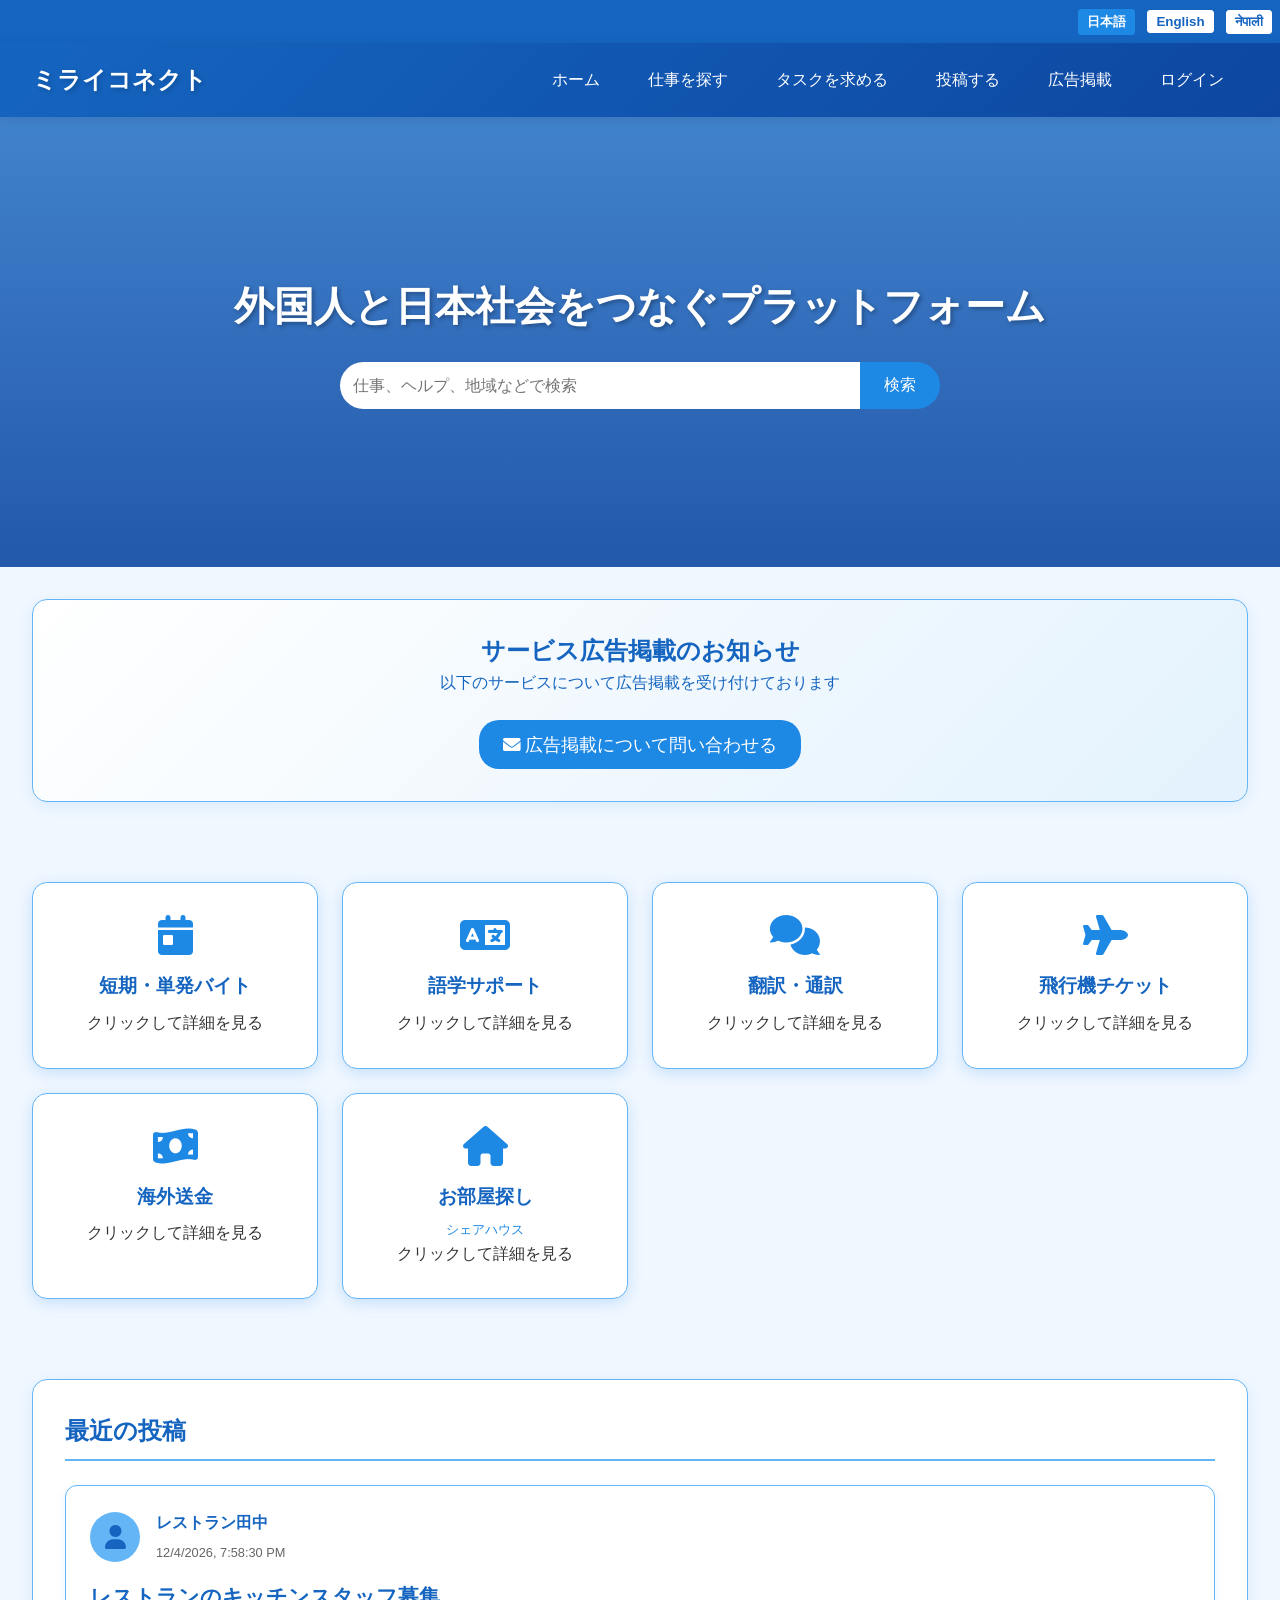
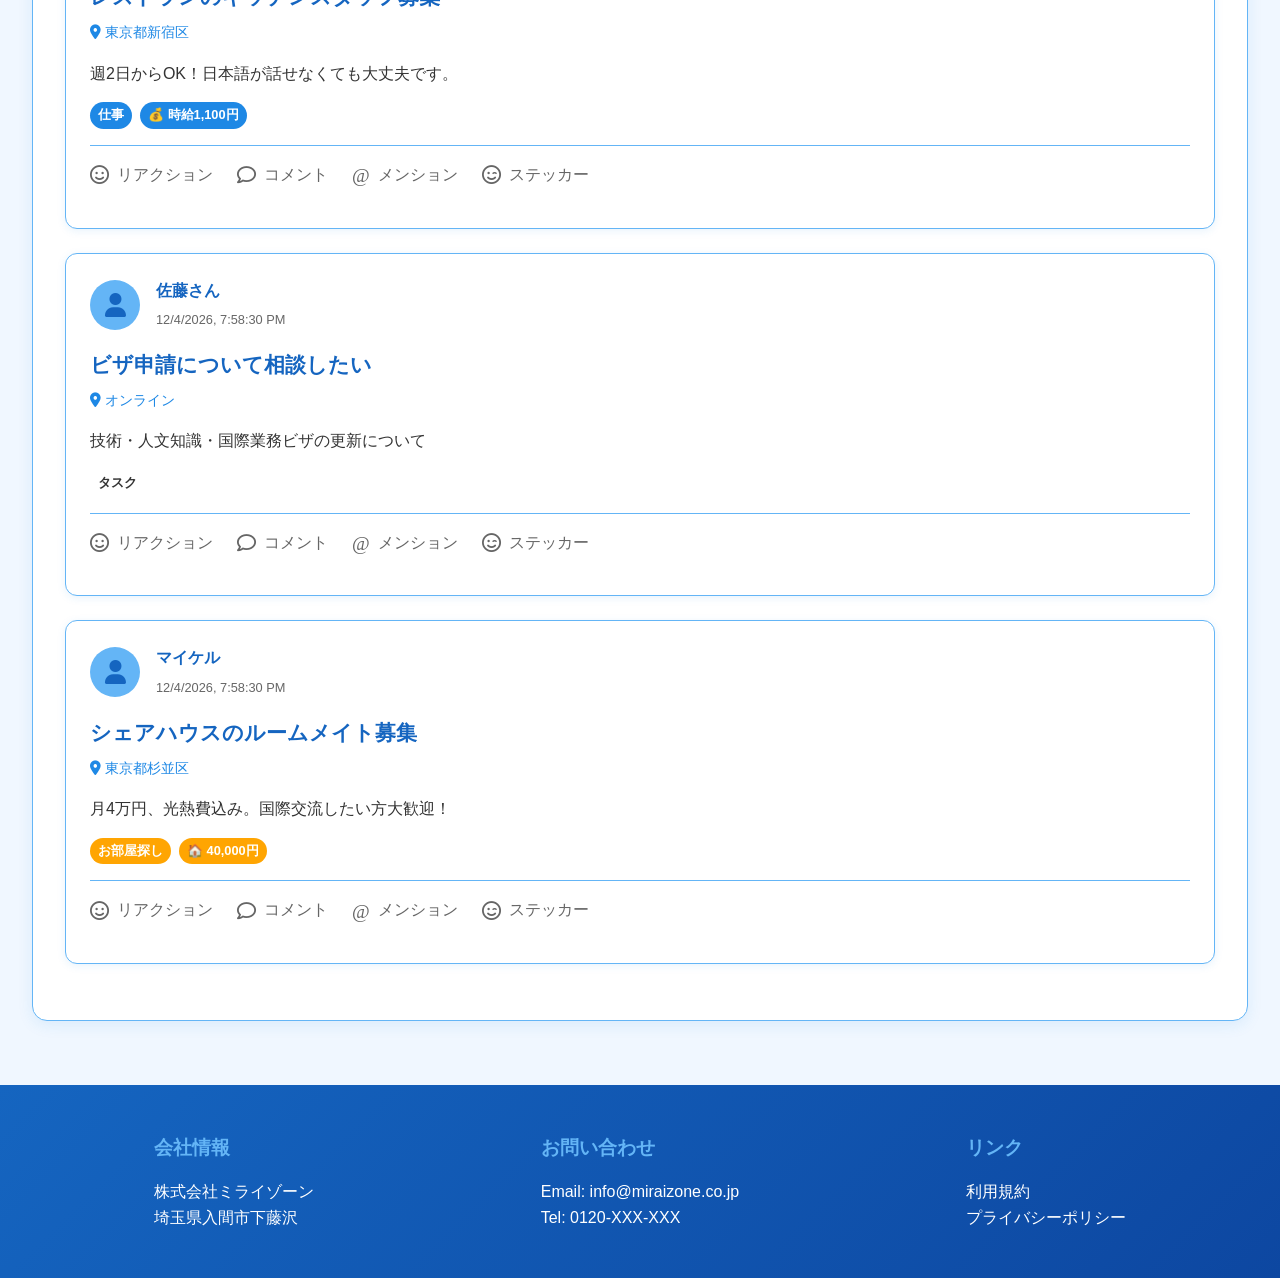
<file: index.html>
<!DOCTYPE html>
<html lang="ja" dir="ltr">
<head>
    <meta charset="UTF-8">
    <meta name="viewport" content="width=device-width, initial-scale=1.0">
    <title>ミライコネクト - 外国人支援プラットフォーム</title>
    <link rel="stylesheet" href="https://cdnjs.cloudflare.com/ajax/libs/font-awesome/6.0.0-beta3/css/all.min.css">
    <style>
        /* ===== 基本リセット ===== */
        * {
            margin: 0;
            padding: 0;
            box-sizing: border-box;
            font-family: 'Segoe UI', Tahoma, Geneva, Verdana, sans-serif;
        }

        body {
            line-height: 1.6;
            color: #333;
            background-color: #f0f7ff;
        }

        /* ===== ブルーカラーデザイン ===== */
        :root {
            --primary-blue: #1e88e5;
            --primary-dark: #1565c0;
            --primary-light: #64b5f6;
            --secondary-blue: #42a5f5;
            --accent-blue: #0d47a1;
            --bg-blue: #e3f2fd;
            --sidebar-blue: #bbdefb;
        }

        /* ===== 言語選択バー ===== */
        .language-bar {
            background-color: var(--primary-dark);
            padding: 0.5rem;
            text-align: right;
        }

        .lang-btn {
            padding: 0.2rem 0.5rem;
            margin-left: 0.5rem;
            border: 1px solid #fff;
            background: white;
            cursor: pointer;
            border-radius: 3px;
            color: var(--primary-dark);
            font-weight: bold;
        }

        .lang-btn.active {
            background: var(--primary-blue);
            color: white;
            border-color: var(--primary-blue);
        }

        /* ===== ナビゲーションバー ===== */
        .navbar {
            display: flex;
            justify-content: space-between;
            align-items: center;
            padding: 1rem 2rem;
            background: linear-gradient(135deg, var(--primary-dark), var(--accent-blue));
            color: white;
            position: sticky;
            top: 0;
            z-index: 100;
            box-shadow: 0 2px 10px rgba(0,0,0,0.1);
        }

        .logo {
            font-size: 1.5rem;
            font-weight: bold;
            color: #fff;
            text-shadow: 2px 2px 4px rgba(0,0,0,0.2);
        }

        .nav-links {
            display: flex;
            list-style: none;
            align-items: center;
        }

        .nav-links li a {
            color: white;
            text-decoration: none;
            padding: 0.5rem 1rem;
            margin: 0 0.5rem;
            border-radius: 20px;
            transition: all 0.3s;
        }

        .nav-links li a:hover {
            background-color: rgba(255,255,255,0.2);
            transform: translateY(-2px);
        }

        .profile-icon {
            width: 40px;
            height: 40px;
            border-radius: 50%;
            background: var(--primary-light);
            display: flex;
            align-items: center;
            justify-content: center;
            cursor: pointer;
            border: 2px solid white;
            transition: transform 0.3s;
            margin-left: 1rem;
        }

        .profile-icon:hover {
            transform: scale(1.1);
        }

        .profile-icon i {
            font-size: 1.5rem;
            color: var(--primary-dark);
        }

        .mobile-menu-toggle {
            display: none;
            font-size: 1.5rem;
            cursor: pointer;
        }

        /* ===== ヒーローセクション ===== */
        .hero {
            background: linear-gradient(rgba(21, 101, 192, 0.8), rgba(13, 71, 161, 0.9)), url('https://images.unsplash.com/photo-1492571350019-22de08371fd3?ixlib=rb-1.2.1&auto=format&fit=crop&w=1350&q=80');
            background-size: cover;
            background-position: center;
            height: 50vh;
            display: flex;
            flex-direction: column;
            justify-content: center;
            align-items: center;
            text-align: center;
            color: white;
            padding: 0 1rem;
        }

        .hero h1 {
            font-size: 2.5rem;
            margin-bottom: 1.5rem;
            text-shadow: 2px 2px 4px rgba(0,0,0,0.3);
        }

        .search-box {
            display: flex;
            width: 100%;
            max-width: 600px;
        }

        .search-box input {
            flex: 1;
            padding: 0.8rem;
            border: none;
            border-radius: 25px 0 0 25px;
            font-size: 1rem;
            outline: none;
        }

        .search-box button {
            padding: 0.8rem 1.5rem;
            background-color: var(--primary-blue);
            color: white;
            border: none;
            border-radius: 0 25px 25px 0;
            cursor: pointer;
            font-size: 1rem;
            transition: background-color 0.3s;
        }

        .search-box button:hover {
            background-color: var(--primary-dark);
        }

        /* ===== カテゴリセクション ===== */
        .categories {
            display: grid;
            grid-template-columns: repeat(auto-fit, minmax(250px, 1fr));
            gap: 1.5rem;
            padding: 3rem 2rem;
        }

        .category-card {
            background: white;
            border-radius: 15px;
            padding: 2rem;
            text-align: center;
            box-shadow: 0 4px 15px rgba(30, 136, 229, 0.2);
            transition: all 0.3s;
            cursor: pointer;
            text-decoration: none;
            color: inherit;
            display: block;
            border: 1px solid var(--primary-light);
        }

        .category-card:hover {
            transform: translateY(-5px);
            box-shadow: 0 8px 25px rgba(30, 136, 229, 0.3);
            border-color: var(--primary-blue);
        }

        .category-card i {
            font-size: 2.5rem;
            margin-bottom: 1rem;
            color: var(--primary-blue);
        }

        .category-card h3 {
            font-size: 1.2rem;
            margin-bottom: 0.5rem;
            color: var(--primary-dark);
        }

        .small-text {
            font-size: 0.8rem;
            color: var(--primary-blue);
            margin-top: 0.3rem;
        }

        /* ===== 広告セクション ===== */
        .advertisement {
            background: linear-gradient(135deg, #fff, var(--bg-blue));
            color: var(--primary-dark);
            padding: 2rem;
            margin: 2rem;
            border-radius: 15px;
            text-align: center;
            border: 1px solid var(--primary-light);
            box-shadow: 0 4px 15px rgba(30, 136, 229, 0.1);
        }

        /* ===== メインコンテンツエリア ===== */
        .main-content-area {
            display: flex;
            gap: 2rem;
            padding: 2rem;
            max-width: 1400px;
            margin: 0 auto;
        }

        /* ===== サイドバー（フィルター） ===== */
        .filter-sidebar {
            flex: 0 0 300px;
            background: white;
            border-radius: 15px;
            padding: 1.5rem;
            box-shadow: 0 4px 15px rgba(30, 136, 229, 0.1);
            border: 1px solid var(--primary-light);
            height: fit-content;
            position: sticky;
            top: 100px;
        }

        .filter-sidebar h3 {
            color: var(--primary-dark);
            margin-bottom: 1.5rem;
            padding-bottom: 0.5rem;
            border-bottom: 2px solid var(--primary-light);
        }

        .filter-group {
            margin-bottom: 1.5rem;
        }

        .filter-group label {
            display: block;
            margin-bottom: 0.5rem;
            font-weight: bold;
            color: var(--primary-dark);
        }

        .filter-group select,
        .filter-group input {
            width: 100%;
            padding: 0.5rem;
            border: 1px solid var(--primary-light);
            border-radius: 8px;
            outline: none;
            transition: border-color 0.3s;
        }

        .filter-group select:focus,
        .filter-group input:focus {
            border-color: var(--primary-blue);
        }

        .filter-actions {
            display: flex;
            gap: 0.5rem;
            margin-top: 1rem;
        }

        .filter-actions button {
            flex: 1;
            padding: 0.5rem;
            border: none;
            border-radius: 8px;
            cursor: pointer;
            transition: all 0.3s;
        }

        .btn-search {
            background: var(--primary-blue);
            color: white;
        }

        .btn-search:hover {
            background: var(--primary-dark);
        }

        .btn-reset {
            background: var(--bg-blue);
            color: var(--primary-dark);
        }

        .btn-reset:hover {
            background: var(--primary-light);
        }

        /* ===== 投稿一覧エリア ===== */
        .posts-area {
            flex: 1;
        }

        .posts-container {
            background: white;
            border-radius: 15px;
            padding: 2rem;
            box-shadow: 0 4px 15px rgba(30, 136, 229, 0.1);
            border: 1px solid var(--primary-light);
        }

        .posts-container h2 {
            color: var(--primary-dark);
            margin-bottom: 1.5rem;
            padding-bottom: 0.5rem;
            border-bottom: 2px solid var(--primary-light);
        }

        /* ===== 投稿カード ===== */
        .post-card {
            background: white;
            border-radius: 12px;
            padding: 1.5rem;
            margin-bottom: 1.5rem;
            box-shadow: 0 2px 8px rgba(30, 136, 229, 0.1);
            border: 1px solid var(--primary-light);
            transition: transform 0.3s;
            position: relative;
        }

        .post-card:hover {
            transform: translateX(5px);
            box-shadow: 0 4px 15px rgba(30, 136, 229, 0.2);
        }

        .post-header {
            display: flex;
            align-items: center;
            margin-bottom: 1rem;
        }

        .post-author-avatar {
            width: 50px;
            height: 50px;
            border-radius: 50%;
            background: var(--primary-light);
            display: flex;
            align-items: center;
            justify-content: center;
            margin-right: 1rem;
            color: var(--primary-dark);
            font-size: 1.5rem;
        }

        .post-author-info h4 {
            color: var(--primary-dark);
            margin-bottom: 0.2rem;
        }

        .post-time {
            font-size: 0.8rem;
            color: #666;
        }

        .post-card h3 {
            color: var(--primary-dark);
            margin-bottom: 0.5rem;
            font-size: 1.3rem;
        }

        .post-meta {
            color: var(--primary-blue);
            font-size: 0.9rem;
            margin-bottom: 1rem;
        }

        .post-content {
            margin-bottom: 1rem;
            line-height: 1.6;
        }

        .post-tags {
            display: flex;
            flex-wrap: wrap;
            gap: 0.5rem;
            margin-bottom: 1rem;
        }

        .badge {
            display: inline-block;
            padding: 0.2rem 0.5rem;
            border-radius: 20px;
            font-size: 0.8rem;
            font-weight: bold;
        }

        .badge-job { background-color: var(--primary-blue); color: white; }
        .badge-help { background-color: #ff6b6b; color: white; }
        .badge-emergency { background-color: #ff4757; color: white; }
        .badge-ticket { background-color: #9b59b6; color: white; }
        .badge-money { background-color: #2ecc71; color: white; }
        .badge-language { background-color: #1abc9c; color: white; }
        .badge-translation { background-color: #e67e22; color: white; }
        .badge-visa { background-color: var(--accent-blue); color: white; }
        .badge-house { background-color: #ffa502; color: white; }

        /* ===== ソーシャル機能 ===== */
        .post-actions-social {
            display: flex;
            gap: 1.5rem;
            margin: 1rem 0;
            padding-top: 1rem;
            border-top: 1px solid var(--primary-light);
        }

        .social-action {
            display: flex;
            align-items: center;
            gap: 0.5rem;
            cursor: pointer;
            color: #666;
            transition: color 0.3s;
        }

        .social-action:hover {
            color: var(--primary-blue);
        }

        .social-action i {
            font-size: 1.2rem;
        }

        .reaction-buttons {
            display: flex;
            gap: 0.5rem;
            margin: 1rem 0;
            padding: 0.5rem;
            background: var(--bg-blue);
            border-radius: 30px;
        }

        .reaction-btn {
            padding: 0.3rem 1rem;
            border: none;
            background: white;
            border-radius: 20px;
            cursor: pointer;
            display: flex;
            align-items: center;
            gap: 0.3rem;
            transition: all 0.3s;
            border: 1px solid var(--primary-light);
        }

        .reaction-btn:hover {
            background: var(--primary-blue);
            color: white;
            transform: scale(1.1);
        }

        .reaction-btn i {
            font-size: 1rem;
        }

        .comments-section {
            margin-top: 1rem;
            padding: 1rem;
            background: var(--bg-blue);
            border-radius: 10px;
        }

        .comment {
            display: flex;
            gap: 0.5rem;
            margin-bottom: 1rem;
            padding: 0.5rem;
            background: white;
            border-radius: 8px;
        }

        .comment-avatar {
            width: 30px;
            height: 30px;
            border-radius: 50%;
            background: var(--primary-light);
            display: flex;
            align-items: center;
            justify-content: center;
            font-size: 0.8rem;
            color: var(--primary-dark);
        }

        .comment-content {
            flex: 1;
        }

        .comment-author {
            font-weight: bold;
            color: var(--primary-dark);
            margin-bottom: 0.2rem;
        }

        .comment-text {
            font-size: 0.9rem;
        }

        .comment-mention {
            color: var(--primary-blue);
            font-weight: bold;
        }

        .add-comment {
            display: flex;
            gap: 0.5rem;
            margin-top: 1rem;
        }

        .add-comment input {
            flex: 1;
            padding: 0.5rem;
            border: 1px solid var(--primary-light);
            border-radius: 20px;
            outline: none;
        }

        .add-comment button {
            padding: 0.5rem 1rem;
            background: var(--primary-blue);
            color: white;
            border: none;
            border-radius: 20px;
            cursor: pointer;
        }

        .sticker-picker {
            display: none;
            grid-template-columns: repeat(4, 1fr);
            gap: 0.5rem;
            padding: 0.5rem;
            background: white;
            border-radius: 10px;
            margin-top: 0.5rem;
            border: 1px solid var(--primary-light);
        }

        .sticker-picker.active {
            display: grid;
        }

        .sticker {
            font-size: 2rem;
            text-align: center;
            cursor: pointer;
            padding: 0.3rem;
            border-radius: 8px;
            transition: background 0.3s;
        }

        .sticker:hover {
            background: var(--bg-blue);
        }

        /* ===== 投稿タイプ選択 ===== */
        .post-type-selection {
            display: grid;
            grid-template-columns: repeat(auto-fit, minmax(180px, 1fr));
            gap: 1rem;
            padding: 1rem 0;
        }

        .post-type-card {
            background: white;
            border-radius: 12px;
            padding: 1.2rem;
            text-align: center;
            box-shadow: 0 2px 8px rgba(30, 136, 229, 0.1);
            transition: all 0.3s;
            cursor: pointer;
            border: 2px solid transparent;
        }

        .post-type-card:hover {
            transform: translateY(-3px);
            border-color: var(--primary-blue);
            box-shadow: 0 4px 15px rgba(30, 136, 229, 0.2);
        }

        .post-type-card.selected {
            border-color: var(--primary-blue);
            background-color: var(--bg-blue);
        }

        .post-type-card i {
            font-size: 2rem;
            margin-bottom: 0.5rem;
            color: var(--primary-blue);
        }

        /* ===== プロフィールモーダル ===== */
        .profile-modal {
            display: none;
            position: fixed;
            top: 50%;
            left: 50%;
            transform: translate(-50%, -50%);
            background: white;
            border-radius: 20px;
            padding: 2rem;
            box-shadow: 0 10px 40px rgba(0,0,0,0.2);
            z-index: 2000;
            width: 90%;
            max-width: 500px;
            border: 2px solid var(--primary-light);
        }

        .profile-modal.active {
            display: block;
        }

        .profile-header {
            text-align: center;
            margin-bottom: 2rem;
        }

        .profile-avatar-large {
            width: 100px;
            height: 100px;
            border-radius: 50%;
            background: var(--primary-light);
            display: flex;
            align-items: center;
            justify-content: center;
            margin: 0 auto 1rem;
            font-size: 3rem;
            color: var(--primary-dark);
            border: 3px solid var(--primary-blue);
        }

        .profile-info {
            margin-bottom: 1rem;
        }

        .profile-info-item {
            display: flex;
            margin-bottom: 0.8rem;
            padding: 0.5rem;
            background: var(--bg-blue);
            border-radius: 8px;
        }

        .profile-info-label {
            width: 100px;
            font-weight: bold;
            color: var(--primary-dark);
        }

        .profile-info-value {
            flex: 1;
            color: #333;
        }

        .profile-edit-btn {
            width: 100%;
            padding: 0.8rem;
            background: var(--primary-blue);
            color: white;
            border: none;
            border-radius: 8px;
            cursor: pointer;
            margin-top: 1rem;
        }

        /* ===== モーダル共通 ===== */
        .modal {
            display: none;
            position: fixed;
            z-index: 1000;
            left: 0;
            top: 0;
            width: 100%;
            height: 100%;
            overflow: auto;
            background-color: rgba(0,0,0,0.5);
        }

        .modal-content {
            background-color: white;
            margin: 5% auto;
            padding: 2rem;
            border: 2px solid var(--primary-light);
            width: 90%;
            max-width: 600px;
            border-radius: 20px;
            max-height: 85vh;
            overflow-y: auto;
            box-shadow: 0 10px 40px rgba(30, 136, 229, 0.3);
        }

        .close {
            color: var(--primary-blue);
            float: right;
            font-size: 28px;
            font-weight: bold;
            cursor: pointer;
            transition: color 0.3s;
        }

        .close:hover {
            color: var(--primary-dark);
        }

        /* ===== フォーム ===== */
        .form-group {
            margin-bottom: 1rem;
        }

        .form-group label {
            display: block;
            margin-bottom: 0.3rem;
            font-weight: bold;
            color: var(--primary-dark);
        }

        .form-group input,
        .form-group select,
        .form-group textarea {
            width: 100%;
            padding: 0.5rem;
            border: 1px solid var(--primary-light);
            border-radius: 8px;
            outline: none;
            transition: border-color 0.3s;
        }

        .form-group input:focus,
        .form-group select:focus,
        .form-group textarea:focus {
            border-color: var(--primary-blue);
        }

        .form-row {
            display: grid;
            grid-template-columns: 1fr 1fr;
            gap: 1rem;
        }

        .form-actions {
            display: flex;
            gap: 1rem;
            justify-content: flex-end;
            margin-top: 1.5rem;
        }

        .btn {
            padding: 0.5rem 1rem;
            border: none;
            border-radius: 20px;
            cursor: pointer;
            font-size: 1rem;
            transition: all 0.3s;
        }

        .btn-primary {
            background: var(--primary-blue);
            color: white;
        }

        .btn-primary:hover {
            background: var(--primary-dark);
            transform: translateY(-2px);
        }

        .btn-secondary {
            background: var(--bg-blue);
            color: var(--primary-dark);
            border: 1px solid var(--primary-light);
        }

        .btn-secondary:hover {
            background: var(--primary-light);
        }

        .btn-success {
            background: #2ecc71;
            color: white;
        }

        .btn-success:hover {
            background: #27ae60;
        }

        .btn-danger {
            background: #ff4757;
            color: white;
        }

        .btn-danger:hover {
            background: #ff6b81;
        }

        /* ===== フッター ===== */
        footer {
            background: linear-gradient(135deg, var(--primary-dark), var(--accent-blue));
            color: white;
            padding: 2rem;
            margin-top: 2rem;
        }

        .footer-content {
            display: flex;
            justify-content: space-around;
            flex-wrap: wrap;
            max-width: 1200px;
            margin: 0 auto;
        }

        .footer-section {
            margin: 1rem;
        }

        .footer-section h3 {
            margin-bottom: 1rem;
            color: var(--primary-light);
        }

        .footer-section a {
            color: white;
            text-decoration: none;
            transition: color 0.3s;
        }

        .footer-section a:hover {
            color: var(--primary-light);
        }

        /* ===== レスポンシブ ===== */
        @media (max-width: 768px) {
            .navbar {
                flex-direction: column;
                padding: 1rem;
            }
            
            .nav-links {
                margin-top: 1rem;
                flex-direction: column;
                align-items: center;
                display: none;
                width: 100%;
            }
            
            .nav-links.active {
                display: flex;
            }
            
            .nav-links li {
                margin: 0.5rem 0;
                width: 100%;
                text-align: center;
            }
            
            .nav-links li a {
                display: block;
                margin: 0;
            }
            
            .mobile-menu-toggle {
                display: block;
            }
            
            .main-content-area {
                flex-direction: column;
                padding: 1rem;
            }
            
            .filter-sidebar {
                position: static;
                width: 100%;
            }
            
            .hero h1 {
                font-size: 1.8rem;
            }
            
            .form-row {
                grid-template-columns: 1fr;
            }
        }
    </style>
</head>
<body>
    <!-- 言語選択バー -->
    <div class="language-bar">
        <button class="lang-btn active" data-lang="ja">日本語</button>
        <button class="lang-btn" data-lang="en">English</button>
        <button class="lang-btn" data-lang="ne">नेपाली</button>
    </div>

    <!-- ナビゲーションバー -->
    <nav class="navbar">
        <div class="logo">ミライコネクト</div>
        <ul class="nav-links">
            <li><a href="#" data-translate="home">ホーム</a></li>
            <li><a href="#" id="find-jobs-btn" data-translate="jobs">仕事を探す</a></li>
            <li><a href="#" id="find-tasks-btn" data-translate="tasks">タスクを求める</a></li>
            <li><a href="#" id="post-link" data-translate="post">投稿する</a></li>
            <li><a href="#" id="ad-contact-link" data-translate="ad_contact">広告掲載</a></li>
            <li><a href="#" id="login-link" data-translate="login">ログイン</a></li>
            <li>
                <div class="profile-icon" id="profile-icon" style="display: none;">
                    <i class="fas fa-user"></i>
                </div>
            </li>
        </ul>
        <div class="mobile-menu-toggle">
            <i class="fas fa-bars"></i>
        </div>
    </nav>

    <!-- プロフィールモーダル -->
    <div class="profile-modal" id="profile-modal">
        <span class="close" onclick="document.getElementById('profile-modal').classList.remove('active')">&times;</span>
        <div class="profile-header">
            <div class="profile-avatar-large">
                <i class="fas fa-user"></i>
            </div>
            <h2 id="profile-name">ユーザー名</h2>
        </div>
        <div class="profile-info">
            <div class="profile-info-item">
                <span class="profile-info-label">氏名</span>
                <span class="profile-info-value" id="profile-fullname">-</span>
            </div>
            <div class="profile-info-item">
                <span class="profile-info-label">生年月日</span>
                <span class="profile-info-value" id="profile-birthdate">-</span>
            </div>
            <div class="profile-info-item">
                <span class="profile-info-label">メール</span>
                <span class="profile-info-value" id="profile-email">-</span>
            </div>
            <div class="profile-info-item">
                <span class="profile-info-label">住所</span>
                <span class="profile-info-value" id="profile-address">-</span>
            </div>
        </div>
        <button class="profile-edit-btn" onclick="alert('編集機能は準備中です')">プロフィール編集</button>
    </div>

    <!-- メインコンテンツ -->
    <main>
        <section class="hero">
            <h1 data-translate="welcome">外国人と日本社会をつなぐプラットフォーム</h1>
            <div class="search-box">
                <input type="text" placeholder="仕事、ヘルプ、地域などで検索" data-translate="search_placeholder" id="global-search">
                <button data-translate="search" onclick="searchPosts()">検索</button>
            </div>
        </section>

        <!-- 広告セクション -->
        <section class="advertisement">
            <h2 data-translate="ad_title">サービス広告掲載のお知らせ</h2>
            <p data-translate="ad_description">以下のサービスについて広告掲載を受け付けております</p>
            <button class="btn btn-primary" id="ad-contact-btn" style="margin-top: 1.5rem; padding: 0.8rem 1.5rem; font-size: 1.1rem;">
                <i class="fas fa-envelope"></i> 
                <span data-translate="ad_contact_us">広告掲載について問い合わせる</span>
            </button>
        </section>

        <!-- カテゴリセクション -->
        <section class="categories">
            <a href="work.html" class="category-card">
                <i class="fas fa-calendar-day"></i>
                <h3 data-translate="short_jobs">短期・単発バイト</h3>
                <p data-translate="click_to_view">クリックして詳細を見る</p>
            </a>
            <a href="language-support.html" class="category-card">
                <i class="fas fa-language"></i>
                <h3 data-translate="language_support">語学サポート</h3>
                <p data-translate="click_to_view">クリックして詳細を見る</p>
            </a>
            <a href="language-support.html" class="category-card">
                <i class="fas fa-comments"></i>
                <h3 data-translate="translation">翻訳・通訳</h3>
                <p data-translate="click_to_view">クリックして詳細を見る</p>
            </a>
            <a href="booking.html" class="category-card">
                <i class="fas fa-plane"></i>
                <h3 data-translate="flight_ticket">飛行機チケット</h3>
                <p data-translate="click_to_view">クリックして詳細を見る <span class="coming-soon-badge">準備中</span></p>
            </a>
            <div class="category-card" onclick="openMoneyTransferModal()">
                <i class="fas fa-money-bill-wave"></i>
                <h3 data-translate="money_transfer">海外送金</h3>
                <p data-translate="click_to_view">クリックして詳細を見る</p>
            </div>
            <a href="house.html" class="category-card">
                <i class="fas fa-home"></i>
                <h3>お部屋探し</h3>
                <p class="small-text">シェアハウス</p>
                <p data-translate="click_to_view">クリックして詳細を見る <span class="coming-soon-badge">準備中</span></p>
            </a>
        </section>

        <!-- メインコンテンツエリア（フィルター＋投稿一覧） -->
        <div class="main-content-area">
            <!-- フィルターサイドバー -->
            <div class="filter-sidebar" id="filter-sidebar" style="display: none;">
                <h3><i class="fas fa-filter"></i> 仕事を絞り込む</h3>
                <div class="filter-group">
                    <label for="job-type">仕事の種類</label>
                    <select id="job-type">
                        <option value="all">すべて</option>
                        <option value="short-term">短期・単発バイト</option>
                        <option value="full-time">社員・契約社員</option>
                        <option value="dispatch">派遣社員</option>
                        <option value="remote">在宅・内職</option>
                    </select>
                </div>
                <div class="filter-group">
                    <label for="job-location">勤務地</label>
                    <input type="text" id="job-location" placeholder="例: 東京都">
                </div>
                <div class="filter-group">
                    <label for="job-salary-min">最低給与（時給）</label>
                    <input type="number" id="job-salary-min" placeholder="例: 1000">
                </div>
                <div class="filter-group">
                    <label for="job-salary-max">最高給与（時給）</label>
                    <input type="number" id="job-salary-max" placeholder="例: 2000">
                </div>
                <div class="filter-actions">
                    <button class="btn-search" onclick="applyJobFilter()"><i class="fas fa-search"></i> 検索</button>
                    <button class="btn-reset" onclick="resetJobFilter()"><i class="fas fa-undo"></i> リセット</button>
                </div>
            </div>

            <!-- 投稿一覧エリア -->
            <div class="posts-area">
                <div class="posts-container">
                    <h2 id="posts-title" data-translate="recent_posts">最近の投稿</h2>
                    <div id="posts-list"></div>
                </div>
            </div>
        </div>
    </main>

    <!-- ===== モーダル一覧 ===== -->

    <!-- 投稿タイプ選択モーダル -->
    <div id="post-type-modal" class="modal">
        <div class="modal-content">
            <span class="close">&times;</span>
            <h2 data-translate="select_post_type">投稿タイプを選択</h2>
            <div class="post-type-selection">
                <div class="post-type-card" data-post-type="job">
                    <i class="fas fa-briefcase"></i>
                    <h3 data-translate="job_post">仕事の投稿</h3>
                </div>
                <div class="post-type-card" data-post-type="language">
                    <i class="fas fa-language"></i>
                    <h3 data-translate="language_support">語学サポート</h3>
                </div>
                <div class="post-type-card" data-post-type="translation">
                    <i class="fas fa-comments"></i>
                    <h3 data-translate="translation">翻訳・通訳</h3>
                </div>
                <div class="post-type-card" data-post-type="visa">
                    <i class="fas fa-passport"></i>
                    <h3 data-translate="visa_support">ビザサポート</h3>
                </div>
                <div class="post-type-card" data-post-type="money">
                    <i class="fas fa-money-bill-wave"></i>
                    <h3 data-translate="money_rate">為替レート</h3>
                </div>
                <div class="post-type-card" data-post-type="help">
                    <i class="fas fa-hands-helping"></i>
                    <h3 data-translate="help_request">助けを求める</h3>
                </div>
                <div class="post-type-card" data-post-type="house">
                    <i class="fas fa-home"></i>
                    <h3>お部屋探し</h3>
                </div>
                <div class="post-type-card" data-post-type="task">
                    <i class="fas fa-tasks"></i>
                    <h3>タスク投稿</h3>
                </div>
            </div>
            <div class="form-navigation" style="text-align: right; margin-top: 1rem;">
                <button type="button" class="btn btn-secondary" id="cancel-post-type" data-translate="cancel">キャンセル</button>
                <button type="button" class="btn btn-primary" id="next-to-details" data-translate="next" disabled>次へ</button>
            </div>
        </div>
    </div>

    <!-- 投稿詳細入力モーダル -->
    <div id="post-details-modal" class="modal">
        <div class="modal-content">
            <span class="close">&times;</span>
            <h2 id="post-details-title" data-translate="fill_details">詳細を入力</h2>
            <form id="post-details-form">
                <div class="form-group">
                    <label for="post-title" data-translate="title">タイトル</label>
                    <input type="text" id="post-title" required>
                </div>
                <div class="form-group">
                    <label for="post-description" data-translate="description">詳細説明</label>
                    <textarea id="post-description" required></textarea>
                </div>
                <div class="form-group">
                    <label for="post-location" data-translate="location">場所</label>
                    <input type="text" id="post-location">
                </div>

                <!-- 仕事フォーム -->
                <div id="job-details-form" style="display: none;">
                    <div class="form-group">
                        <label for="job-salary" data-translate="salary">給与</label>
                        <input type="text" id="job-salary" placeholder="例: 時給1,000円">
                    </div>
                    <div class="form-group">
                        <label for="job-hours" data-translate="working_hours">勤務時間</label>
                        <input type="text" id="job-hours" placeholder="例: 10:00-15:00">
                    </div>
                </div>

                <!-- 語学サポートフォーム -->
                <div id="language-details-form" style="display: none;">
                    <div class="form-group">
                        <label for="learn-language">言語</label>
                        <input type="text" id="learn-language">
                    </div>
                </div>

                <!-- 翻訳・通訳フォーム -->
                <div id="translation-details-form" style="display: none;">
                    <div class="form-group">
                        <label for="translation-languages">言語ペア</label>
                        <input type="text" id="translation-languages">
                    </div>
                </div>

                <!-- ビザサポートフォーム -->
                <div id="visa-details-form" style="display: none;">
                    <div class="form-group">
                        <label for="visa-type">ビザの種類</label>
                        <input type="text" id="visa-type">
                    </div>
                </div>

                <!-- 為替レートフォーム -->
                <div id="money-details-form" style="display: none;">
                    <div class="form-group">
                        <label for="company-name">会社名</label>
                        <input type="text" id="company-name">
                    </div>
                </div>

                <!-- お部屋探しフォーム -->
                <div id="house-details-form" style="display: none;">
                    <div class="form-group">
                        <label for="house-rent">家賃</label>
                        <input type="text" id="house-rent" placeholder="例: 50,000円">
                    </div>
                    <div class="form-group">
                        <label for="house-type">物件種別</label>
                        <select id="house-type">
                            <option value="apartment">アパート</option>
                            <option value="mansion">マンション</option>
                            <option value="sharehouse">シェアハウス</option>
                            <option value="guesthouse">ゲストハウス</option>
                        </select>
                    </div>
                    <div class="form-group">
                        <label for="house-size">広さ</label>
                        <input type="text" id="house-size" placeholder="例: 1K, 25㎡">
                    </div>
                </div>

                <!-- タスク投稿フォーム -->
                <div id="task-details-form" style="display: none;">
                    <div class="form-group">
                        <label for="task-type">タスク種類</label>
                        <select id="task-type">
                            <option value="job">仕事探し</option>
                            <option value="visa">ビザ申請/問題</option>
                            <option value="car">車購入</option>
                            <option value="move">引っ越し</option>
                            <option value="other">その他</option>
                        </select>
                    </div>
                </div>

                <div class="form-actions">
                    <button type="button" class="btn btn-secondary" id="cancel-post">キャンセル</button>
                    <button type="submit" class="btn btn-primary" data-translate="submit_post">投稿する</button>
                </div>
            </form>
        </div>
    </div>

    <!-- ログインモーダル -->
    <div id="login-modal" class="modal">
        <div class="modal-content">
            <span class="close">&times;</span>
            <h2>ログイン / 新規登録</h2>
            <div class="tab-buttons" style="display: flex; gap: 1rem; margin-bottom: 1rem;">
                <button class="tab-btn active" onclick="showLoginTab('login')">ログイン</button>
                <button class="tab-btn" onclick="showLoginTab('register')">新規登録</button>
            </div>
            
            <!-- ログインフォーム -->
            <div id="login-tab" class="tab-content active">
                <form id="login-form">
                    <div class="form-group">
                        <label>メールアドレス</label>
                        <input type="email" id="login-email" required>
                    </div>
                    <div class="form-group">
                        <label>パスワード</label>
                        <input type="password" id="login-password" required>
                    </div>
                    <div class="form-actions">
                        <button type="button" class="btn btn-secondary" onclick="closeLoginModal()">キャンセル</button>
                        <button type="submit" class="btn btn-primary">ログイン</button>
                    </div>
                </form>
            </div>

            <!-- 新規登録フォーム -->
            <div id="register-tab" class="tab-content">
                <form id="register-form">
                    <div class="form-group">
                        <label>氏名</label>
                        <input type="text" id="register-name" required>
                    </div>
                    <div class="form-group">
                        <label>生年月日</label>
                        <input type="date" id="register-birthdate" required>
                    </div>
                    <div class="form-group">
                        <label>メールアドレス</label>
                        <input type="email" id="register-email" required>
                    </div>
                    <div class="form-group">
                        <label>住所</label>
                        <input type="text" id="register-address" required>
                    </div>
                    <div class="form-group">
                        <label>パスワード</label>
                        <input type="password" id="register-password" required>
                    </div>
                    <div class="form-group">
                        <label>パスワード（確認）</label>
                        <input type="password" id="register-password-confirm" required>
                    </div>
                    <div class="form-actions">
                        <button type="button" class="btn btn-secondary" onclick="closeLoginModal()">キャンセル</button>
                        <button type="submit" class="btn btn-success">登録</button>
                    </div>
                </form>
            </div>
        </div>
    </div>

    <!-- 海外送金モーダル -->
    <div id="money-transfer-modal" class="modal">
        <div class="modal-content">
            <span class="close" onclick="closeMoneyTransferModal()">&times;</span>
            <h2><i class="fas fa-money-bill-wave"></i> 海外送金</h2>
            
            <!-- ステップ1: 送金情報入力 -->
            <div class="step-card">
                <div class="step-header">
                    <div class="step-number-circle">1</div>
                    <h4>送金情報入力</h4>
                </div>
                <div class="form-group">
                    <label>送金額（日本円）</label>
                    <input type="number" id="send-amount" min="1">
                </div>
                <div class="form-group">
                    <label>送金先国</label>
                    <select id="send-country">
                        <option value="npr">ネパール</option>
                        <option value="vnd">ベトナム</option>
                        <option value="bdt">バングラデシュ</option>
                        <option value="php">フィリピン</option>
                    </select>
                </div>
                <div class="form-group">
                    <label>適用レート</label>
                    <input type="number" id="exchange-rate" step="0.0001" readonly>
                </div>
                <button type="button" class="btn btn-primary" id="calculate-transfer">計算する</button>
                <div class="calculator-result" id="transfer-result" style="display: none;">
                    <p id="result-text"></p>
                </div>
            </div>

            <!-- ステップ2: 受取人情報入力 -->
            <div class="step-card">
                <div class="step-header">
                    <div class="step-number-circle">2</div>
                    <h4>受取人情報入力</h4>
                </div>
                <div class="form-group">
                    <label>受取人名</label>
                    <input type="text" id="recipient-name">
                </div>
                <div class="form-group">
                    <label>受取人電話番号</label>
                    <input type="tel" id="recipient-phone">
                </div>
                <div class="form-group">
                    <label>銀行口座</label>
                    <input type="text" id="recipient-bank">
                </div>
            </div>

            <!-- ステップ3: 内容確認 -->
            <div class="step-card">
                <div class="step-header">
                    <div class="step-number-circle">3</div>
                    <h4>内容確認</h4>
                </div>
                <div class="transfer-summary-box" id="transfer-summary">
                    <p><strong>送金額:</strong> <span id="summary-amount">-</span> 円</p>
                    <p><strong>受取人名:</strong> <span id="summary-name">-</span></p>
                    <p><strong>銀行口座:</strong> <span id="summary-bank">-</span></p>
                </div>
                <button type="button" class="btn btn-primary" id="confirm-transfer">内容確認</button>
                <button type="button" class="btn btn-success" id="final-transfer" style="display: none;" onclick="sendMoney()">送金を確定する</button>
            </div>

            <div class="form-navigation" style="margin-top: 2rem;">
                <button type="button" class="btn btn-secondary" onclick="closeMoneyTransferModal()">キャンセル</button>
            </div>
        </div>
    </div>

    <!-- 広告問い合わせモーダル -->
    <div id="ad-contact-modal" class="modal">
        <div class="modal-content">
            <span class="close">&times;</span>
            <h2>広告掲載についての問い合わせ</h2>
            <form id="ad-contact-form">
                <div class="form-group">
                    <label>お名前</label>
                    <input type="text" id="ad-contact-name" required>
                </div>
                <div class="form-group">
                    <label>メールアドレス</label>
                    <input type="email" id="ad-contact-email" required>
                </div>
                <div class="form-group">
                    <label>電話番号</label>
                    <input type="tel" id="ad-contact-phone">
                </div>
                <div class="form-group">
                    <label>会社名</label>
                    <input type="text" id="ad-contact-company">
                </div>
                <div class="form-group">
                    <label>メッセージ</label>
                    <textarea id="ad-contact-message" rows="5"></textarea>
                </div>
                <div class="form-actions">
                    <button type="button" class="btn btn-secondary" id="cancel-ad-contact">キャンセル</button>
                    <button type="submit" class="btn btn-primary">問い合わせを送信</button>
                </div>
            </form>
        </div>
    </div>

    <!-- フッター -->
    <footer>
        <div class="footer-content">
            <div class="footer-section">
                <h3 data-translate="about">会社情報</h3>
                <p>株式会社ミライゾーン</p>
                <p>埼玉県入間市下藤沢</p>
            </div>
            <div class="footer-section">
                <h3 data-translate="contact">お問い合わせ</h3>
                <p>Email: info@miraizone.co.jp</p>
                <p>Tel: 0120-XXX-XXX</p>
            </div>
            <div class="footer-section">
                <h3 data-translate="links">リンク</h3>
                <p><a href="#" data-translate="terms">利用規約</a></p>
                <p><a href="#" data-translate="privacy">プライバシーポリシー</a></p>
            </div>
        </div>
    </footer>

    <script>
        // ===== 翻訳データ =====
        const translations = {
            ja: {
                home: "ホーム",
                jobs: "仕事を探す",
                tasks: "タスクを求める",
                post: "投稿する",
                login: "ログイン",
                ad_contact: "広告掲載",
                welcome: "外国人と日本社会をつなぐプラットフォーム",
                search: "検索",
                search_placeholder: "仕事、ヘルプ、地域などで検索",
                short_jobs: "短期・単発バイト",
                language_support: "語学サポート",
                translation: "翻訳・通訳",
                visa_support: "ビザサポート",
                flight_ticket: "飛行機チケット",
                money_transfer: "海外送金",
                about: "会社情報",
                contact: "お問い合わせ",
                recent_posts: "最近の投稿",
                no_posts: "該当する投稿はありません",
                click_to_view: "クリックして詳細を見る",
                cancel: "キャンセル",
                next: "次へ",
                submit_post: "投稿する",
                title: "タイトル",
                description: "詳細説明",
                location: "場所",
                ad_title: "サービス広告掲載のお知らせ",
                ad_description: "以下のサービスについて広告掲載を受け付けております",
                ad_contact_us: "広告掲載について問い合わせる",
                select_post_type: "投稿タイプを選択",
                job_post: "仕事の投稿",
                fill_details: "詳細を入力"
            },
            en: {
                home: "Home",
                jobs: "Find Jobs",
                tasks: "Find Tasks",
                post: "Post",
                login: "Login",
                ad_contact: "Ad Placement",
                welcome: "Connecting Foreigners and Japanese Society",
                search: "Search",
                search_placeholder: "Search for jobs, help, area etc.",
                short_jobs: "Short-term Jobs",
                language_support: "Language Support",
                translation: "Translation",
                visa_support: "Visa Support",
                flight_ticket: "Flight Tickets",
                money_transfer: "Money Transfer",
                about: "About",
                contact: "Contact",
                recent_posts: "Recent Posts",
                no_posts: "No posts found",
                click_to_view: "Click to view",
                cancel: "Cancel",
                next: "Next",
                submit_post: "Submit",
                title: "Title",
                description: "Description",
                location: "Location",
                ad_title: "Advertisement",
                ad_description: "We accept advertisements",
                ad_contact_us: "Contact us",
                select_post_type: "Select Post Type",
                job_post: "Job Post",
                fill_details: "Fill Details"
            }
        };

        // ===== 為替レート =====
        const exchangeRates = {
            npr: 1.25,
            vnd: 160,
            bdt: 0.70,
            php: 0.40
        };

        // ===== ユーザーデータ =====
        let users = JSON.parse(localStorage.getItem('users')) || [];
        let currentUser = JSON.parse(localStorage.getItem('currentUser')) || null;

        // ===== 投稿データ =====
        let posts = JSON.parse(localStorage.getItem('posts')) || [
            {
                id: 1,
                type: 'job',
                category: 'short-term',
                title: 'レストランのキッチンスタッフ募集',
                description: '週2日からOK！日本語が話せなくても大丈夫です。',
                location: '東京都新宿区',
                salary: '時給1,100円',
                author: 'レストラン田中',
                authorId: 1,
                date: new Date().toISOString(),
                reactions: { like: 5, love: 2, helpful: 3 },
                comments: [
                    { author: '田中さん', text: '初心者でも大丈夫ですか？', mentions: [] }
                ]
            },
            {
                id: 2,
                type: 'task',
                category: 'visa',
                title: 'ビザ申請について相談したい',
                description: '技術・人文知識・国際業務ビザの更新について',
                location: 'オンライン',
                author: '佐藤さん',
                authorId: 2,
                date: new Date().toISOString(),
                reactions: { like: 3, helpful: 5 },
                comments: []
            },
            {
                id: 3,
                type: 'house',
                category: 'sharehouse',
                title: 'シェアハウスのルームメイト募集',
                description: '月4万円、光熱費込み。国際交流したい方大歓迎！',
                location: '東京都杉並区',
                rent: '40,000円',
                houseType: 'sharehouse',
                author: 'マイケル',
                authorId: 3,
                date: new Date().toISOString(),
                reactions: { like: 2 },
                comments: []
            }
        ];

        // ===== コメント、リアクションデータ =====
        let comments = JSON.parse(localStorage.getItem('comments')) || [];
        let reactions = JSON.parse(localStorage.getItem('reactions')) || {};

        // ===== 現在の表示モード =====
        let currentMode = 'home'; // 'home', 'jobs', 'tasks'

        // ===== 言語切り替え =====
        document.querySelectorAll('.lang-btn').forEach(btn => {
            btn.addEventListener('click', function() {
                const lang = this.dataset.lang;
                changeLanguage(lang);
                document.querySelectorAll('.lang-btn').forEach(b => b.classList.remove('active'));
                this.classList.add('active');
            });
        });

        function changeLanguage(lang) {
            document.querySelectorAll('[data-translate]').forEach(el => {
                const key = el.dataset.translate;
                if (translations[lang] && translations[lang][key]) {
                    el.textContent = translations[lang][key];
                }
            });
        }

        // ===== プロフィール表示 =====
        function updateProfileUI() {
            const profileIcon = document.getElementById('profile-icon');
            const loginLink = document.getElementById('login-link');
            
            if (currentUser) {
                profileIcon.style.display = 'flex';
                loginLink.style.display = 'none';
                document.getElementById('profile-name').textContent = currentUser.name;
                document.getElementById('profile-fullname').textContent = currentUser.name;
                document.getElementById('profile-birthdate').textContent = currentUser.birthdate;
                document.getElementById('profile-email').textContent = currentUser.email;
                document.getElementById('profile-address').textContent = currentUser.address;
            } else {
                profileIcon.style.display = 'none';
                loginLink.style.display = 'block';
            }
        }

        document.getElementById('profile-icon').addEventListener('click', function() {
            document.getElementById('profile-modal').classList.add('active');
        });

        // ===== ログイン/登録機能 =====
        document.getElementById('login-link').addEventListener('click', function(e) {
            e.preventDefault();
            document.getElementById('login-modal').style.display = 'block';
        });

        window.showLoginTab = function(tab) {
            document.querySelectorAll('#login-modal .tab-content').forEach(t => t.classList.remove('active'));
            document.querySelectorAll('#login-modal .tab-btn').forEach(b => b.classList.remove('active'));
            document.getElementById(tab + '-tab').classList.add('active');
            event.target.classList.add('active');
        };

        document.getElementById('login-form').addEventListener('submit', function(e) {
            e.preventDefault();
            const email = document.getElementById('login-email').value;
            const password = document.getElementById('login-password').value;
            
            const user = users.find(u => u.email === email && u.password === password);
            
            if (user) {
                currentUser = user;
                localStorage.setItem('currentUser', JSON.stringify(user));
                alert('ログイン成功！');
                closeLoginModal();
                updateProfileUI();
            } else {
                alert('メールアドレスまたはパスワードが間違っています');
            }
        });

        document.getElementById('register-form').addEventListener('submit', function(e) {
            e.preventDefault();
            
            const name = document.getElementById('register-name').value;
            const birthdate = document.getElementById('register-birthdate').value;
            const email = document.getElementById('register-email').value;
            const address = document.getElementById('register-address').value;
            const password = document.getElementById('register-password').value;
            const passwordConfirm = document.getElementById('register-password-confirm').value;
            
            if (password !== passwordConfirm) {
                alert('パスワードが一致しません');
                return;
            }
            
            if (users.some(u => u.email === email)) {
                alert('このメールアドレスは既に登録されています');
                return;
            }
            
            const newUser = {
                id: users.length + 1,
                name,
                birthdate,
                email,
                address,
                password
            };
            
            users.push(newUser);
            localStorage.setItem('users', JSON.stringify(users));
            
            currentUser = newUser;
            localStorage.setItem('currentUser', JSON.stringify(newUser));
            
            alert('登録完了！');
            closeLoginModal();
            updateProfileUI();
        });

        window.closeLoginModal = function() {
            document.getElementById('login-modal').style.display = 'none';
            document.getElementById('login-form').reset();
            document.getElementById('register-form').reset();
        };

        // ===== 仕事を探すフィルター表示 =====
        document.getElementById('find-jobs-btn').addEventListener('click', function(e) {
            e.preventDefault();
            currentMode = 'jobs';
            document.getElementById('filter-sidebar').style.display = 'block';
            document.getElementById('posts-title').textContent = '仕事一覧';
            filterPosts('job');
        });

        // ===== タスクを求める =====
        document.getElementById('find-tasks-btn').addEventListener('click', function(e) {
            e.preventDefault();
            currentMode = 'tasks';
            document.getElementById('filter-sidebar').style.display = 'none';
            document.getElementById('posts-title').textContent = 'タスク一覧';
            filterPosts('task');
        });

        // ===== フィルター機能 =====
        window.applyJobFilter = function() {
            const type = document.getElementById('job-type').value;
            const location = document.getElementById('job-location').value;
            const salaryMin = document.getElementById('job-salary-min').value;
            const salaryMax = document.getElementById('job-salary-max').value;
            
            let filtered = posts.filter(post => post.type === 'job');
            
            if (type !== 'all') {
                filtered = filtered.filter(post => post.category === type);
            }
            
            if (location) {
                filtered = filtered.filter(post => 
                    post.location && post.location.includes(location)
                );
            }
            
            if (salaryMin) {
                filtered = filtered.filter(post => {
                    const salary = parseInt(post.salary?.replace(/[^0-9]/g, '')) || 0;
                    return salary >= parseInt(salaryMin);
                });
            }
            
            if (salaryMax) {
                filtered = filtered.filter(post => {
                    const salary = parseInt(post.salary?.replace(/[^0-9]/g, '')) || 0;
                    return salary <= parseInt(salaryMax);
                });
            }
            
            displayPosts(filtered);
        };

        window.resetJobFilter = function() {
            document.getElementById('job-type').value = 'all';
            document.getElementById('job-location').value = '';
            document.getElementById('job-salary-min').value = '';
            document.getElementById('job-salary-max').value = '';
            filterPosts('job');
        };

        function filterPosts(type) {
            let filtered = posts.filter(post => post.type === type);
            displayPosts(filtered);
        }

        // ===== 投稿表示 =====
        function displayPosts(postsToShow) {
            const container = document.getElementById('posts-list');
            const lang = getCurrentLanguage();
            
            if (postsToShow.length === 0) {
                container.innerHTML = `<p>${translations[lang].no_posts}</p>`;
                return;
            }
            
            container.innerHTML = postsToShow.map(post => `
                <div class="post-card" data-post-id="${post.id}">
                    <div class="post-header">
                        <div class="post-author-avatar">
                            <i class="fas fa-user"></i>
                        </div>
                        <div class="post-author-info">
                            <h4>${post.author}</h4>
                            <span class="post-time">${new Date(post.date).toLocaleString()}</span>
                        </div>
                    </div>
                    <h3>${post.title}</h3>
                    <div class="post-meta">
                        <i class="fas fa-map-marker-alt"></i> ${post.location || '場所未設定'}
                    </div>
                    <div class="post-content">
                        ${post.description}
                    </div>
                    <div class="post-tags">
                        <span class="badge badge-${post.type}">${getPostTypeLabel(post.type)}</span>
                        ${post.salary ? `<span class="badge badge-job">💰 ${post.salary}</span>` : ''}
                        ${post.rent ? `<span class="badge badge-house">🏠 ${post.rent}</span>` : ''}
                    </div>
                    
                    <!-- ソーシャル機能 -->
                    <div class="post-actions-social">
                        <div class="social-action" onclick="toggleReactions(${post.id})">
                            <i class="far fa-smile"></i>
                            <span>リアクション</span>
                        </div>
                        <div class="social-action" onclick="toggleComments(${post.id})">
                            <i class="far fa-comment"></i>
                            <span>コメント</span>
                        </div>
                        <div class="social-action" onclick="openMention(${post.id})">
                            <i class="far fa-at"></i>
                            <span>メンション</span>
                        </div>
                        <div class="social-action" onclick="openStickers(${post.id})">
                            <i class="far fa-smile-wink"></i>
                            <span>ステッカー</span>
                        </div>
                    </div>

                    <!-- リアクションエリア -->
                    <div class="reaction-buttons" id="reactions-${post.id}" style="display: none;">
                        <button class="reaction-btn" onclick="addReaction(${post.id}, 'like')">
                            <i class="far fa-thumbs-up"></i> 👍 ${post.reactions?.like || 0}
                        </button>
                        <button class="reaction-btn" onclick="addReaction(${post.id}, 'love')">
                            <i class="far fa-heart"></i> ❤️ ${post.reactions?.love || 0}
                        </button>
                        <button class="reaction-btn" onclick="addReaction(${post.id}, 'helpful')">
                            <i class="far fa-check-circle"></i> 役に立った ${post.reactions?.helpful || 0}
                        </button>
                    </div>

                    <!-- コメントエリア -->
                    <div class="comments-section" id="comments-${post.id}" style="display: none;">
                        ${renderComments(post.id)}
                        <div class="add-comment">
                            <input type="text" id="comment-input-${post.id}" placeholder="コメントを書く... @でメンション">
                            <button onclick="addComment(${post.id})">投稿</button>
                        </div>
                    </div>

                    <!-- ステッカーピッカー -->
                    <div class="sticker-picker" id="stickers-${post.id}">
                        <div class="sticker" onclick="addSticker(${post.id}, '😊')">😊</div>
                        <div class="sticker" onclick="addSticker(${post.id}, '🎉')">🎉</div>
                        <div class="sticker" onclick="addSticker(${post.id}, '👍')">👍</div>
                        <div class="sticker" onclick="addSticker(${post.id}, '❤️')">❤️</div>
                        <div class="sticker" onclick="addSticker(${post.id}, '😢')">😢</div>
                        <div class="sticker" onclick="addSticker(${post.id}, '😮')">😮</div>
                    </div>
                </div>
            `).join('');
        }

        function getPostTypeLabel(type) {
            const labels = {
                job: '仕事',
                task: 'タスク',
                house: 'お部屋探し',
                help: '助け',
                visa: 'ビザ',
                money: '送金'
            };
            return labels[type] || type;
        }

        function renderComments(postId) {
            const postComments = comments.filter(c => c.postId === postId);
            return postComments.map(comment => `
                <div class="comment">
                    <div class="comment-avatar">
                        <i class="fas fa-user"></i>
                    </div>
                    <div class="comment-content">
                        <div class="comment-author">${comment.author}</div>
                        <div class="comment-text">
                            ${comment.text.replace(/@(\w+)/g, '<span class="comment-mention">@$1</span>')}
                        </div>
                    </div>
                </div>
            `).join('');
        }

        // ===== ソーシャル機能 =====
        window.toggleReactions = function(postId) {
            const el = document.getElementById(`reactions-${postId}`);
            el.style.display = el.style.display === 'none' ? 'flex' : 'none';
        };

        window.toggleComments = function(postId) {
            const el = document.getElementById(`comments-${postId}`);
            el.style.display = el.style.display === 'none' ? 'block' : 'none';
        };

        window.openMention = function(postId) {
            const input = document.getElementById(`comment-input-${postId}`);
            input.value += '@';
            input.focus();
            toggleComments(postId);
        };

        window.openStickers = function(postId) {
            const el = document.getElementById(`stickers-${postId}`);
            el.classList.toggle('active');
        };

        window.addReaction = function(postId, type) {
            if (!currentUser) {
                alert('ログインが必要です');
                return;
            }
            
            const post = posts.find(p => p.id === postId);
            if (post) {
                post.reactions = post.reactions || {};
                post.reactions[type] = (post.reactions[type] || 0) + 1;
                localStorage.setItem('posts', JSON.stringify(posts));
                displayPosts(posts.filter(p => 
                    currentMode === 'jobs' ? p.type === 'job' : 
                    currentMode === 'tasks' ? p.type === 'task' : true
                ));
            }
        };

        window.addComment = function(postId) {
            if (!currentUser) {
                alert('ログインが必要です');
                return;
            }
            
            const input = document.getElementById(`comment-input-${postId}`);
            const text = input.value.trim();
            
            if (text) {
                comments.push({
                    id: comments.length + 1,
                    postId: postId,
                    author: currentUser.name,
                    text: text,
                    date: new Date().toISOString()
                });
                
                localStorage.setItem('comments', JSON.stringify(comments));
                input.value = '';
                
                // メンション処理
                const mentions = text.match(/@(\w+)/g);
                if (mentions) {
                    alert(`${mentions.join(', ')} にメンションしました`);
                }
                
                displayPosts(posts.filter(p => 
                    currentMode === 'jobs' ? p.type === 'job' : 
                    currentMode === 'tasks' ? p.type === 'task' : true
                ));
            }
        };

        window.addSticker = function(postId, sticker) {
            if (!currentUser) {
                alert('ログインが必要です');
                return;
            }
            
            alert(`ステッカー「${sticker}」を追加しました`);
            document.getElementById(`stickers-${postId}`).classList.remove('active');
        };

        // ===== 投稿機能 =====
        document.getElementById('post-link').addEventListener('click', function(e) {
            e.preventDefault();
            if (!currentUser) {
                alert('投稿するにはログインが必要です');
                document.getElementById('login-modal').style.display = 'block';
                return;
            }
            document.getElementById('post-type-modal').style.display = 'block';
        });

        document.querySelectorAll('.post-type-card').forEach(card => {
            card.addEventListener('click', function() {
                document.querySelectorAll('.post-type-card').forEach(c => c.classList.remove('selected'));
                this.classList.add('selected');
                document.getElementById('next-to-details').disabled = false;
            });
        });

        document.getElementById('next-to-details').addEventListener('click', function() {
            const selected = document.querySelector('.post-type-card.selected');
            if (!selected) return;
            
            const postType = selected.dataset.postType;
            document.getElementById('post-type-modal').style.display = 'none';
            
            // フォーム表示切り替え
            document.querySelectorAll('#post-details-form > div[id$="-details-form"]').forEach(f => f.style.display = 'none');
            document.getElementById(`${postType}-details-form`).style.display = 'block';
            
            document.getElementById('post-details-modal').style.display = 'block';
        });

        document.getElementById('post-details-form').addEventListener('submit', function(e) {
            e.preventDefault();
            
            const selected = document.querySelector('.post-type-card.selected');
            const postType = selected.dataset.postType;
            
            const newPost = {
                id: posts.length + 1,
                type: postType,
                title: document.getElementById('post-title').value,
                description: document.getElementById('post-description').value,
                location: document.getElementById('post-location').value,
                author: currentUser.name,
                authorId: currentUser.id,
                date: new Date().toISOString(),
                reactions: {},
                comments: []
            };
            
            // 追加情報
            if (postType === 'job') {
                newPost.salary = document.getElementById('job-salary').value;
                newPost.workingHours = document.getElementById('job-hours').value;
                newPost.category = 'short-term';
            } else if (postType === 'language') {
                newPost.language = document.getElementById('learn-language').value;
            } else if (postType === 'translation') {
                newPost.languagePair = document.getElementById('translation-languages').value;
            } else if (postType === 'visa') {
                newPost.visaType = document.getElementById('visa-type').value;
            } else if (postType === 'money') {
                newPost.companyName = document.getElementById('company-name').value;
            } else if (postType === 'house') {
                newPost.rent = document.getElementById('house-rent').value;
                newPost.houseType = document.getElementById('house-type').value;
                newPost.houseSize = document.getElementById('house-size').value;
            } else if (postType === 'task') {
                newPost.taskType = document.getElementById('task-type').value;
            }
            
            posts.push(newPost);
            localStorage.setItem('posts', JSON.stringify(posts));
            
            alert('投稿しました！');
            this.reset();
            document.getElementById('post-details-modal').style.display = 'none';
            
            // 投稿一覧更新
            if (currentMode === 'jobs' && postType === 'job') {
                filterPosts('job');
            } else if (currentMode === 'tasks' && postType === 'task') {
                filterPosts('task');
            } else {
                displayPosts(posts);
            }
        });

        document.getElementById('cancel-post').addEventListener('click', function() {
            document.getElementById('post-details-modal').style.display = 'none';
            document.getElementById('post-type-modal').style.display = 'block';
        });

        document.getElementById('cancel-post-type').addEventListener('click', function() {
            document.getElementById('post-type-modal').style.display = 'none';
        });

        // ===== 海外送金機能 =====
        window.openMoneyTransferModal = function() {
            document.getElementById('money-transfer-modal').style.display = 'block';
        };

        window.closeMoneyTransferModal = function() {
            document.getElementById('money-transfer-modal').style.display = 'none';
        };

        document.getElementById('calculate-transfer').addEventListener('click', function() {
            const amount = parseFloat(document.getElementById('send-amount').value);
            const country = document.getElementById('send-country').value;
            
            if (!amount || amount <= 0) {
                alert('金額を入力してください');
                return;
            }
            
            const rate = exchangeRates[country];
            const received = amount * rate;
            
            document.getElementById('exchange-rate').value = rate;
            document.getElementById('result-text').textContent = 
                `${amount.toLocaleString()} 円 = ${received.toLocaleString()} ${getCountryName(country)}`;
            document.getElementById('transfer-result').style.display = 'block';
            
            updateTransferSummary();
        });

        document.getElementById('confirm-transfer').addEventListener('click', function() {
            const amount = document.getElementById('send-amount').value;
            const name = document.getElementById('recipient-name').value;
            const bank = document.getElementById('recipient-bank').value;
            
            if (!amount || !name || !bank) {
                alert('全ての項目を入力してください');
                return;
            }
            
            updateTransferSummary();
            this.style.display = 'none';
            document.getElementById('final-transfer').style.display = 'inline-block';
        });

        window.sendMoney = function() {
            const mailBody = `
海外送金依頼
-------------------
送金額: ${document.getElementById('send-amount').value}円
受取人名: ${document.getElementById('recipient-name').value}
電話番号: ${document.getElementById('recipient-phone').value}
銀行口座: ${document.getElementById('recipient-bank').value}
送金日時: ${new Date().toLocaleString()}
            `;
            
            console.log('To: miraizones@gmail.com');
            console.log('Subject: 海外送金依頼');
            console.log('Body:', mailBody);
            
            alert('送金依頼を受け付けました。確認メールをお送りします。');
            closeMoneyTransferModal();
        };

        function updateTransferSummary() {
            document.getElementById('summary-amount').textContent = 
                document.getElementById('send-amount').value || '-';
            document.getElementById('summary-name').textContent = 
                document.getElementById('recipient-name').value || '-';
            document.getElementById('summary-bank').textContent = 
                document.getElementById('recipient-bank').value || '-';
        }

        function getCountryName(country) {
            const names = {
                npr: 'ネパールルピー',
                vnd: 'ベトナムドン',
                bdt: 'バングラデシュタカ',
                php: 'フィリピンペソ'
            };
            return names[country];
        }

        // ===== 広告問い合わせ =====
        document.getElementById('ad-contact-btn').addEventListener('click', function() {
            document.getElementById('ad-contact-modal').style.display = 'block';
        });

        document.getElementById('ad-contact-link').addEventListener('click', function(e) {
            e.preventDefault();
            document.getElementById('ad-contact-modal').style.display = 'block';
        });

        document.getElementById('ad-contact-form').addEventListener('submit', function(e) {
            e.preventDefault();
            alert('問い合わせを送信しました');
            this.reset();
            document.getElementById('ad-contact-modal').style.display = 'none';
        });

        document.getElementById('cancel-ad-contact').addEventListener('click', function() {
            document.getElementById('ad-contact-modal').style.display = 'none';
        });

        // ===== 共通関数 =====
        function getCurrentLanguage() {
            const activeBtn = document.querySelector('.lang-btn.active');
            return activeBtn ? activeBtn.dataset.lang : 'ja';
        }

        // ===== モーダル制御 =====
        document.querySelectorAll('.close').forEach(btn => {
            btn.addEventListener('click', function() {
                this.closest('.modal').style.display = 'none';
            });
        });

        window.addEventListener('click', function(e) {
            if (e.target.classList.contains('modal')) {
                e.target.style.display = 'none';
            }
        });

        // ===== モバイルメニュー =====
        document.querySelector('.mobile-menu-toggle').addEventListener('click', function() {
            document.querySelector('.nav-links').classList.toggle('active');
        });

        // ===== グローバル検索 =====
        window.searchPosts = function() {
            const query = document.getElementById('global-search').value.toLowerCase();
            if (!query) {
                displayPosts(posts);
                return;
            }
            
            const filtered = posts.filter(post => 
                post.title.toLowerCase().includes(query) ||
                post.description.toLowerCase().includes(query) ||
                (post.location && post.location.toLowerCase().includes(query))
            );
            
            displayPosts(filtered);
        };

        // ===== 初期化 =====
        document.addEventListener('DOMContentLoaded', function() {
            changeLanguage('ja');
            updateProfileUI();
            displayPosts(posts);
        });
    </script>
</body>
</html>
</file>
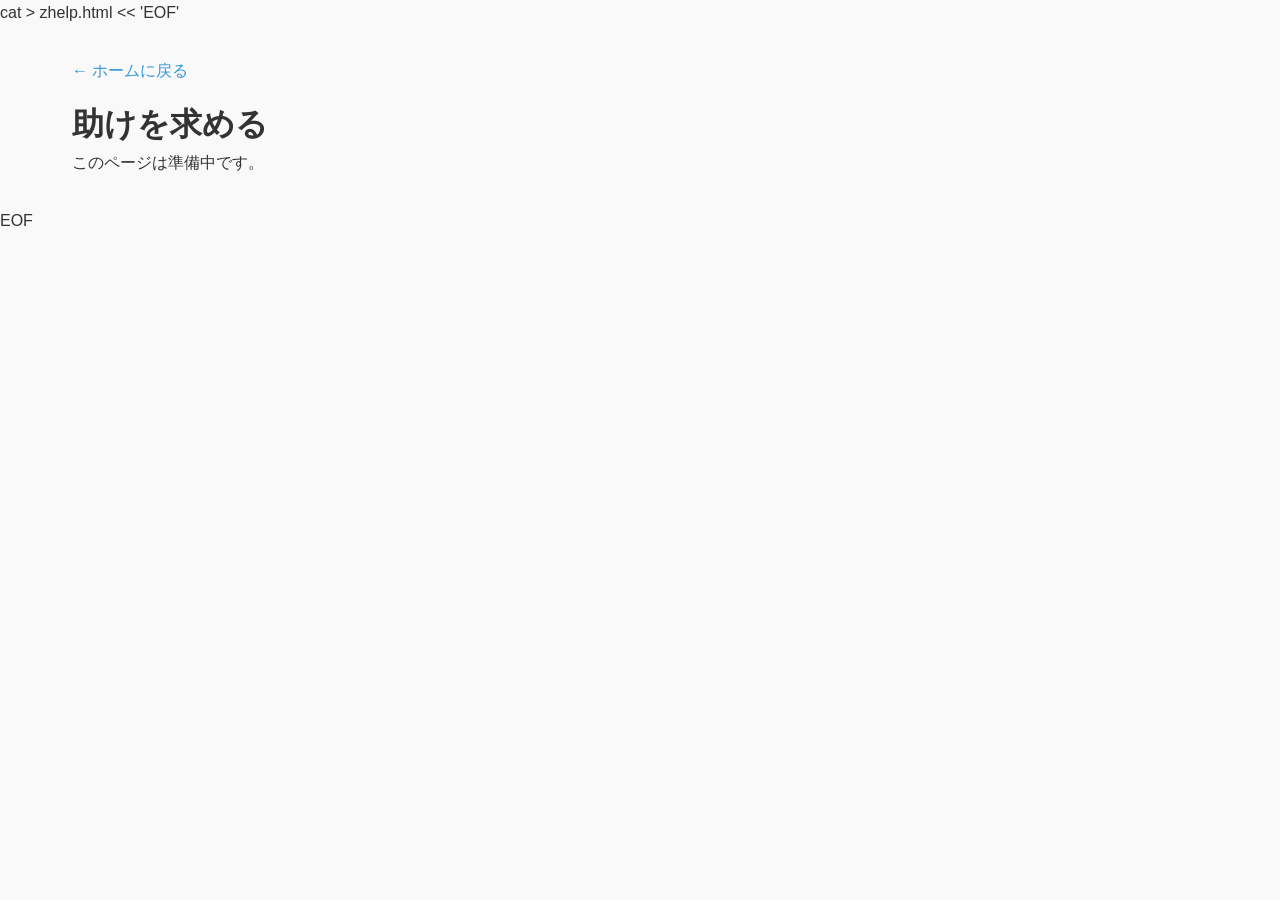
<file: help.html>
cat > zhelp.html << 'EOF'
<!DOCTYPE html>
<html lang="ja">
<head>
    <meta charset="UTF-8">
    <meta name="viewport" content="width=device-width, initial-scale=1.0">
    <title>助けを求める - ミライコネクト</title>
    <link rel="stylesheet" href="https://cdnjs.cloudflare.com/ajax/libs/font-awesome/6.0.0-beta3/css/all.min.css">
    <link rel="stylesheet" href="style.css">
    <style>
        .help-container {
            max-width: 1200px;
            margin: 0 auto;
            padding: 2rem;
        }
        
        .help-header {
            background: linear-gradient(135deg, #2c3e50 0%, #e74c3c 100%);
            color: white;
            padding: 2rem 0;
            text-align: center;
            margin-bottom: 2rem;
        }
        
        .back-button {
            display: inline-block;
            margin-bottom: 1rem;
            color: #3498db;
            text-decoration: none;
        }
    </style>
</head>
<body>
    <div class="help-container">
        <a href="index.html" class="back-button">&larr; ホームに戻る</a>
        <h1>助けを求める</h1>
        <p>このページは準備中です。</p>
    </div>
</body>
</html>
EOF
</file>
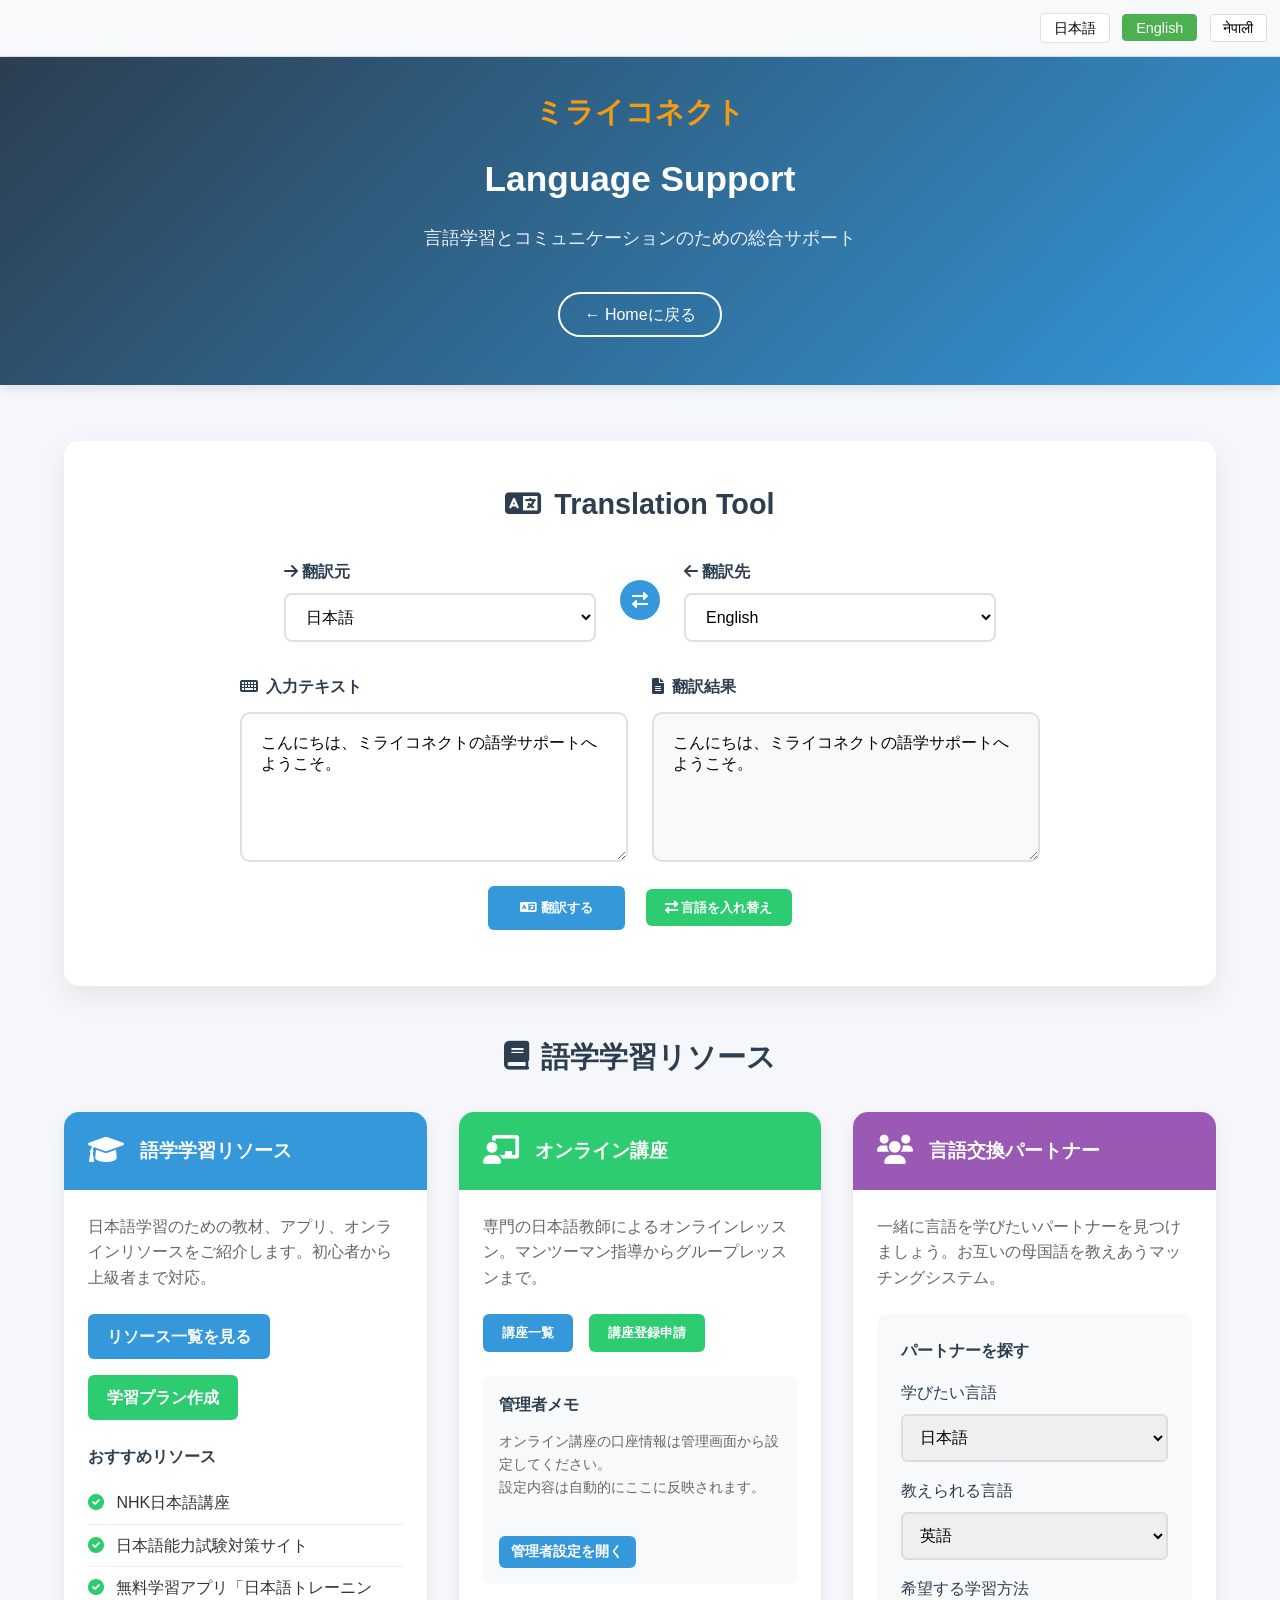
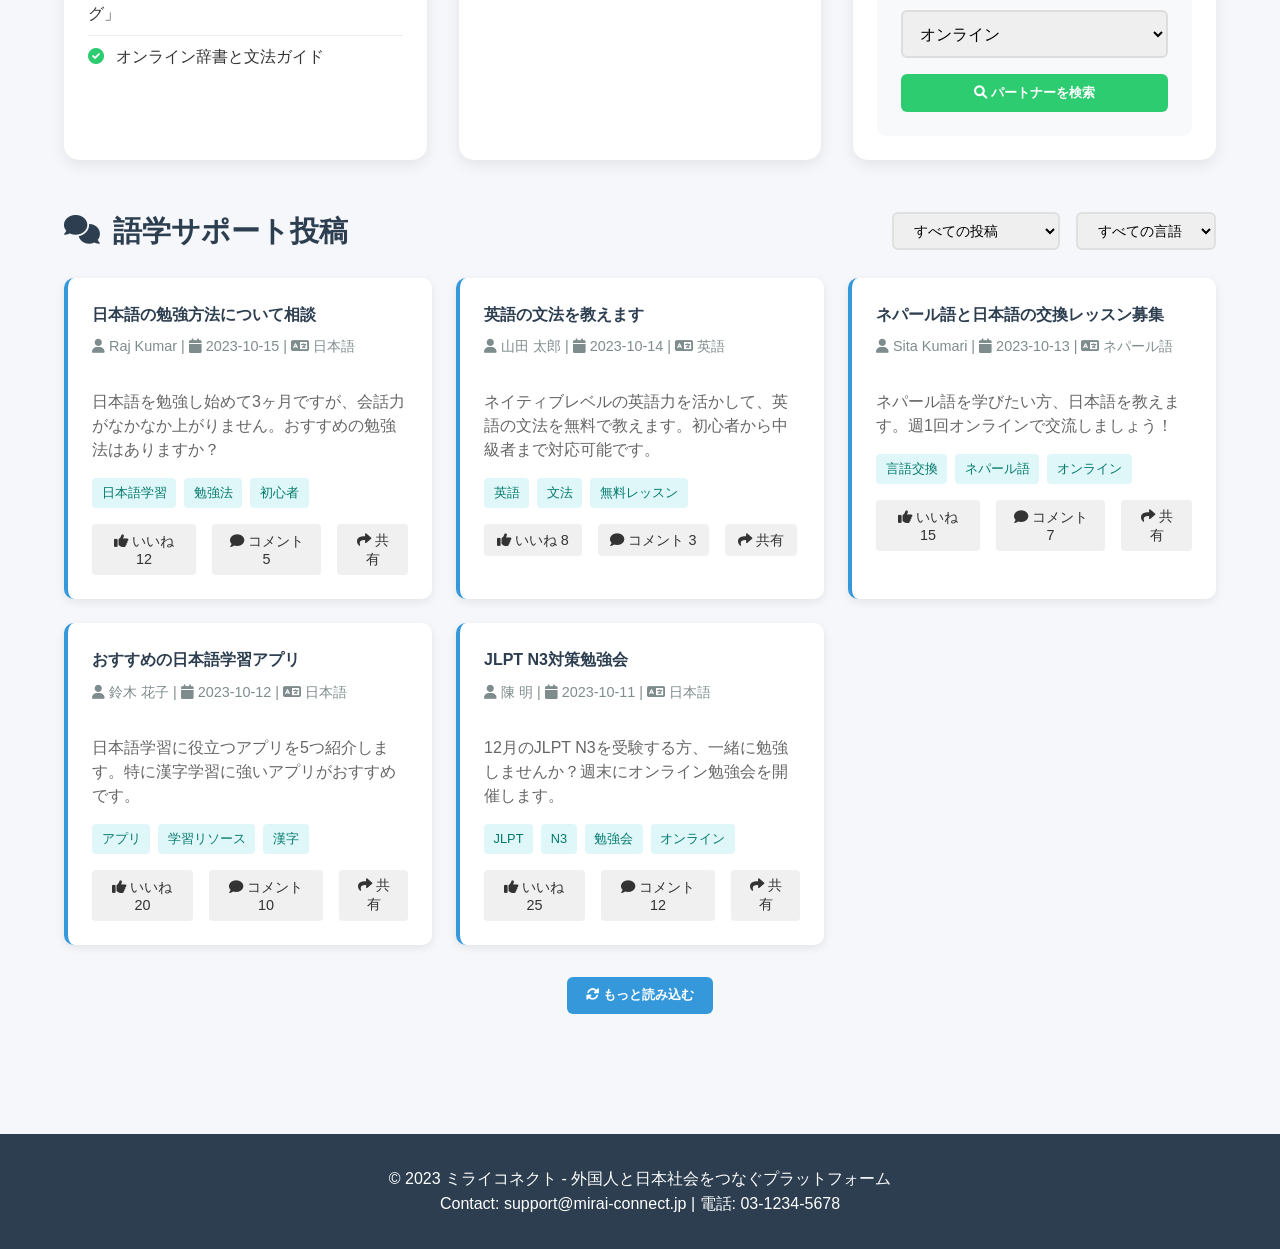
<file: language-support.html>
<!DOCTYPE html>
<html lang="ja">
<head>
    <meta charset="UTF-8">
    <meta name="viewport" content="width=device-width, initial-scale=1.0">
    <title>語学サポート - ミライコネクト</title>
    <link rel="stylesheet" href="https://cdnjs.cloudflare.com/ajax/libs/font-awesome/6.0.0-beta3/css/all.min.css">
    <style>
        /* スタイルは元のまま */
        * {
            margin: 0;
            padding: 0;
            box-sizing: border-box;
        }
        
        body {
            font-family: 'Segoe UI', Tahoma, Geneva, Verdana, sans-serif;
            margin: 0;
            padding: 0;
            background-color: #f5f7fa;
            min-height: 100vh;
            color: #333;
            line-height: 1.6;
        }
        
        .container {
            max-width: 1200px;
            margin: 0 auto;
            padding: 1.5rem;
        }
        
        /* ヘッダー */
        .language-header {
            background: linear-gradient(135deg, #2c3e50 0%, #3498db 100%);
            color: white;
            padding: 2rem 0;
            text-align: center;
            margin-bottom: 2rem;
            box-shadow: 0 4px 12px rgba(0, 0, 0, 0.1);
        }
        
        .header-content {
            max-width: 1200px;
            margin: 0 auto;
            padding: 0 1.5rem;
        }
        
        .logo {
            font-size: 1.8rem;
            font-weight: bold;
            color: #f39c12;
            text-decoration: none;
            display: inline-block;
            margin-bottom: 1rem;
        }
        
        .back-button {
            display: inline-block;
            margin: 1rem 0;
            color: white;
            text-decoration: none;
            font-weight: 500;
            padding: 0.5rem 1.5rem;
            border: 2px solid white;
            border-radius: 25px;
            transition: all 0.3s;
            background: transparent;
        }
        
        .back-button:hover {
            background-color: white;
            color: #3498db;
        }
        
        /* メインコンテンツ */
        .main-title {
            text-align: center;
            margin-bottom: 1rem;
            color: white;
            font-size: 2.2rem;
        }
        
        .subtitle {
            text-align: center;
            color: rgba(255, 255, 255, 0.9);
            margin-bottom: 1.5rem;
            font-size: 1.1rem;
        }
        
        /* 翻訳ツール */
        .translation-section {
            background-color: white;
            border-radius: 15px;
            box-shadow: 0 10px 30px rgba(0, 0, 0, 0.08);
            padding: 2.5rem;
            margin-bottom: 3rem;
        }
        
        .section-title {
            color: #2c3e50;
            margin-bottom: 2rem;
            text-align: center;
            font-size: 1.8rem;
            display: flex;
            align-items: center;
            justify-content: center;
            gap: 0.8rem;
        }
        
        .translation-container {
            max-width: 800px;
            margin: 0 auto;
        }
        
        .language-selectors {
            display: flex;
            justify-content: center;
            align-items: center;
            gap: 1.5rem;
            margin-bottom: 2rem;
            flex-wrap: wrap;
        }
        
        .select-wrapper {
            display: flex;
            flex-direction: column;
            min-width: 200px;
        }
        
        .select-wrapper label {
            margin-bottom: 0.5rem;
            font-weight: 600;
            color: #2c3e50;
        }
        
        .language-select {
            padding: 0.8rem 1rem;
            border: 2px solid #e0e0e0;
            border-radius: 8px;
            font-size: 1rem;
            background-color: white;
            cursor: pointer;
            transition: border-color 0.3s;
        }
        
        .language-select:focus {
            outline: none;
            border-color: #3498db;
        }
        
        .swap-btn {
            background-color: #3498db;
            color: white;
            border: none;
            width: 40px;
            height: 40px;
            border-radius: 50%;
            cursor: pointer;
            font-size: 1rem;
            transition: all 0.3s;
            display: flex;
            align-items: center;
            justify-content: center;
        }
        
        .swap-btn:hover {
            background-color: #2980b9;
            transform: rotate(180deg);
        }
        
        .text-areas {
            display: grid;
            grid-template-columns: 1fr 1fr;
            gap: 1.5rem;
            margin-bottom: 1.5rem;
        }
        
        .text-box {
            display: flex;
            flex-direction: column;
        }
        
        .text-box label {
            margin-bottom: 0.8rem;
            font-weight: 600;
            color: #2c3e50;
            display: flex;
            align-items: center;
            gap: 0.5rem;
        }
        
        textarea {
            padding: 1.2rem;
            border: 2px solid #e0e0e0;
            border-radius: 10px;
            font-size: 1rem;
            resize: vertical;
            min-height: 150px;
            transition: border-color 0.3s;
            font-family: inherit;
        }
        
        textarea:focus {
            outline: none;
            border-color: #3498db;
        }
        
        textarea[readonly] {
            background-color: #f8f9fa;
        }
        
        /* リソースセクション */
        .resources-section {
            margin-bottom: 3rem;
        }
        
        .resources-grid {
            display: grid;
            grid-template-columns: repeat(auto-fit, minmax(350px, 1fr));
            gap: 2rem;
            margin-top: 1.5rem;
        }
        
        .resource-card {
            background-color: white;
            border-radius: 15px;
            overflow: hidden;
            box-shadow: 0 5px 15px rgba(0, 0, 0, 0.08);
            transition: transform 0.3s;
            height: 100%;
        }
        
        .resource-card:hover {
            transform: translateY(-5px);
        }
        
        .card-header {
            background-color: #3498db;
            color: white;
            padding: 1.5rem;
            display: flex;
            align-items: center;
            gap: 1rem;
        }
        
        .card-header i {
            font-size: 1.8rem;
        }
        
        .card-content {
            padding: 1.5rem;
        }
        
        .card-content h3 {
            margin-bottom: 1rem;
            color: #2c3e50;
        }
        
        .card-content p {
            color: #666;
            margin-bottom: 1.5rem;
        }
        
        .action-buttons {
            display: flex;
            gap: 1rem;
            flex-wrap: wrap;
        }
        
        .btn {
            padding: 0.6rem 1.2rem;
            border: none;
            border-radius: 6px;
            font-weight: 600;
            cursor: pointer;
            transition: all 0.3s;
            text-decoration: none;
            display: inline-block;
            text-align: center;
        }
        
        .btn-primary {
            background-color: #3498db;
            color: white;
        }
        
        .btn-primary:hover {
            background-color: #2980b9;
        }
        
        .btn-secondary {
            background-color: #2ecc71;
            color: white;
        }
        
        .btn-secondary:hover {
            background-color: #27ae60;
        }
        
        /* マッチングフォーム */
        .matching-form {
            background-color: #f8f9fa;
            padding: 1.5rem;
            border-radius: 10px;
            margin-top: 1.5rem;
        }
        
        .form-group {
            margin-bottom: 1rem;
        }
        
        .form-group label {
            display: block;
            margin-bottom: 0.5rem;
            font-weight: 500;
            color: #2c3e50;
        }
        
        .form-control {
            width: 100%;
            padding: 0.8rem;
            border: 2px solid #ddd;
            border-radius: 6px;
            font-size: 1rem;
        }
        
        .form-control:focus {
            outline: none;
            border-color: #3498db;
        }
        
        /* 投稿表示セクション */
        .posts-section {
            margin-bottom: 3rem;
        }
        
        .posts-header {
            display: flex;
            justify-content: space-between;
            align-items: center;
            margin-bottom: 1.5rem;
        }
        
        .filter-controls {
            display: flex;
            gap: 1rem;
            align-items: center;
        }
        
        .filter-select {
            padding: 0.5rem 1rem;
            border: 2px solid #e0e0e0;
            border-radius: 6px;
            font-size: 0.9rem;
        }
        
        .posts-grid {
            display: grid;
            grid-template-columns: repeat(auto-fill, minmax(300px, 1fr));
            gap: 1.5rem;
        }
        
        .post-card {
            background-color: white;
            border-radius: 10px;
            padding: 1.5rem;
            box-shadow: 0 3px 10px rgba(0, 0, 0, 0.08);
            border-left: 4px solid #3498db;
        }
        
        .post-header {
            display: flex;
            justify-content: space-between;
            align-items: flex-start;
            margin-bottom: 1rem;
        }
        
        .post-title {
            font-weight: 600;
            color: #2c3e50;
            margin-bottom: 0.5rem;
        }
        
        .post-meta {
            font-size: 0.9rem;
            color: #7f8c8d;
            margin-bottom: 1rem;
        }
        
        .post-content {
            color: #666;
            margin-bottom: 1rem;
            line-height: 1.5;
        }
        
        .post-tags {
            display: flex;
            flex-wrap: wrap;
            gap: 0.5rem;
            margin-bottom: 1rem;
        }
        
        .tag {
            background-color: #e0f7fa;
            color: #00796b;
            padding: 0.3rem 0.6rem;
            border-radius: 4px;
            font-size: 0.8rem;
        }
        
        .post-actions {
            display: flex;
            gap: 1rem;
        }
        
        .action-btn {
            padding: 0.4rem 0.8rem;
            border: none;
            border-radius: 4px;
            font-size: 0.9rem;
            cursor: pointer;
            background-color: #f0f0f0;
            color: #333;
            transition: background-color 0.3s;
        }
        
        .action-btn:hover {
            background-color: #e0e0e0;
        }
        
        /* フッター */
        .language-footer {
            background-color: #2c3e50;
            color: white;
            padding: 2rem 0;
            margin-top: 3rem;
            text-align: center;
        }
        
        .footer-content {
            max-width: 1200px;
            margin: 0 auto;
            padding: 0 1.5rem;
        }
        
        /* 言語バー */
        .language-bar {
            background-color: #f8f9fa;
            padding: 0.8rem;
            text-align: right;
            border-bottom: 1px solid #e0e0e0;
        }
        
        .lang-btn {
            padding: 0.3rem 0.8rem;
            margin-left: 0.5rem;
            border: 1px solid #ddd;
            background: white;
            cursor: pointer;
            border-radius: 4px;
            font-size: 0.9rem;
            transition: all 0.3s;
        }
        
        .lang-btn.active {
            background: #4CAF50;
            color: white;
            border-color: #4CAF50;
        }
        
        #translation-result {
            margin-top: 1rem;
            padding: 1rem;
            background-color: #e8f5e8;
            border-radius: 8px;
            text-align: center;
        }
        
        #translation-message {
            font-weight: bold;
            color: #27ae60;
        }
        
        /* レスポンシブデザイン */
        @media (max-width: 768px) {
            .text-areas {
                grid-template-columns: 1fr;
            }
            
            .language-selectors {
                flex-direction: column;
                align-items: stretch;
            }
            
            .swap-btn {
                align-self: center;
                margin: 0.5rem 0;
            }
            
            .resources-grid {
                grid-template-columns: 1fr;
            }
            
            .posts-grid {
                grid-template-columns: 1fr;
            }
            
            .posts-header {
                flex-direction: column;
                gap: 1rem;
                align-items: stretch;
            }
        }
    </style>
</head>
<body>
    <!-- 言語選択バー -->
    <div class="language-bar">
        <button class="lang-btn active" data-lang="ja">日本語</button>
        <button class="lang-btn" data-lang="en">English</button>
        <button class="lang-btn" data-lang="ne">नेपाली</button>
    </div>
    
    <!-- ヘッダー -->
    <header class="language-header">
        <div class="header-content">
            <a href="index.html" class="logo">ミライコネクト</a>
            <h1 class="main-title" data-translate="language_support">語学サポート</h1>
            <p class="subtitle">言語学習とコミュニケーションのための総合サポート</p>
            <a href="index.html" class="back-button">&larr; <span data-translate="home">ホーム</span>に戻る</a>
        </div>
    </header>
    
    <div class="container">
        <!-- 翻訳セクション -->
        <section class="translation-section">
            <h2 class="section-title">
                <i class="fas fa-language"></i>
                <span data-translate="translation_tool">翻訳ツール</span>
            </h2>
            
            <div class="translation-container">
                <div class="language-selectors">
                    <div class="select-wrapper">
                        <label for="from-language"><i class="fas fa-arrow-right"></i> 翻訳元</label>
                        <select id="from-language" class="language-select">
                            <option value="ja">日本語</option>
                            <option value="en">English</option>
                            <option value="ne">नेपाली (ネパール語)</option>
                            <option value="ko">한국어 (韓国語)</option>
                            <option value="zh">中文 (中国語)</option>
                            <option value="vi">Tiếng Việt (ベトナム語)</option>
                            <option value="th">ภาษาไทย (タイ語)</option>
                            <option value="my">မြန်မာစာ (ミャンマー語)</option>
                            <option value="id">Bahasa Indonesia (インドネシア語)</option>
                        </select>
                    </div>
                    
                    <button class="swap-btn" id="swap-languages" title="翻訳方向を切り替え">
                        <i class="fas fa-exchange-alt"></i>
                    </button>
                    
                    <div class="select-wrapper">
                        <label for="to-language"><i class="fas fa-arrow-left"></i> 翻訳先</label>
                        <select id="to-language" class="language-select">
                            <option value="en">English</option>
                            <option value="ja">日本語</option>
                            <option value="ne">नेपाली (ネパール語)</option>
                            <option value="ko">한국어 (韓国語)</option>
                            <option value="zh">中文 (中国語)</option>
                            <option value="vi">Tiếng Việt (ベトナム語)</option>
                            <option value="th">ภาษาไทย (タイ語)</option>
                            <option value="my">မြန်မာစာ (ミャンマー語)</option>
                            <option value="id">Bahasa Indonesia (インドネシア語)</option>
                        </select>
                    </div>
                </div>
                
                <div class="text-areas">
                    <div class="text-box">
                        <label for="source-text">
                            <i class="fas fa-keyboard"></i>
                            <span id="source-label">入力テキスト</span>
                        </label>
                        <textarea id="source-text" placeholder="ここに翻訳したいテキストを入力してください"></textarea>
                    </div>
                    
                    <div class="text-box">
                        <label for="translated-text">
                            <i class="fas fa-file-alt"></i>
                            <span id="target-label">翻訳結果</span>
                        </label>
                        <textarea id="translated-text" placeholder="翻訳結果がここに表示されます" readonly></textarea>
                    </div>
                </div>
                
                <!-- 翻訳ボタン -->
                <div style="text-align: center; margin: 1rem 0;">
                    <button class="btn btn-primary" onclick="translateText()" style="padding: 0.8rem 2rem;">
                        <i class="fas fa-language"></i> 翻訳する
                    </button>
                    <button class="btn btn-secondary" onclick="swapLanguages()" style="margin-left: 1rem;">
                        <i class="fas fa-exchange-alt"></i> 言語を入れ替え
                    </button>
                </div>
                
                <!-- 翻訳結果表示エリア -->
                <div id="translation-result" style="display: none;">
                    <p id="translation-message"></p>
                </div>
            </div>
        </section>
        
        <!-- リソースセクション -->
        <section class="resources-section">
            <h2 class="section-title">
                <i class="fas fa-book"></i>
                <span>語学学習リソース</span>
            </h2>
            
            <div class="resources-grid">
                <!-- 語学学習リソース -->
                <div class="resource-card">
                    <div class="card-header">
                        <i class="fas fa-graduation-cap"></i>
                        <h3>語学学習リソース</h3>
                    </div>
                    <div class="card-content">
                        <p>日本語学習のための教材、アプリ、オンラインリソースをご紹介します。初心者から上級者まで対応。</p>
                        <div class="action-buttons">
                            <a href="#" class="btn btn-primary">リソース一覧を見る</a>
                            <a href="#" class="btn btn-secondary">学習プラン作成</a>
                        </div>
                        
                        <!-- 学習リソースリスト -->
                        <div class="resource-list" style="margin-top: 1.5rem;">
                            <h4 style="margin-bottom: 0.8rem; color: #2c3e50;">おすすめリソース</h4>
                            <ul style="list-style-type: none; padding-left: 0;">
                                <li style="padding: 0.5rem 0; border-bottom: 1px solid #eee;">
                                    <i class="fas fa-check-circle" style="color: #2ecc71; margin-right: 0.5rem;"></i>
                                    NHK日本語講座
                                </li>
                                <li style="padding: 0.5rem 0; border-bottom: 1px solid #eee;">
                                    <i class="fas fa-check-circle" style="color: #2ecc71; margin-right: 0.5rem;"></i>
                                    日本語能力試験対策サイト
                                </li>
                                <li style="padding: 0.5rem 0; border-bottom: 1px solid #eee;">
                                    <i class="fas fa-check-circle" style="color: #2ecc71; margin-right: 0.5rem;"></i>
                                    無料学習アプリ「日本語トレーニング」
                                </li>
                                <li style="padding: 0.5rem 0;">
                                    <i class="fas fa-check-circle" style="color: #2ecc71; margin-right: 0.5rem;"></i>
                                    オンライン辞書と文法ガイド
                                </li>
                            </ul>
                        </div>
                    </div>
                </div>
                
                <!-- オンライン講座 -->
                <div class="resource-card">
                    <div class="card-header" style="background-color: #2ecc71;">
                        <i class="fas fa-chalkboard-teacher"></i>
                        <h3>オンライン講座</h3>
                    </div>
                    <div class="card-content">
                        <p>専門の日本語教師によるオンラインレッスン。マンツーマン指導からグループレッスンまで。</p>
                        <div class="action-buttons">
                            <button class="btn btn-primary" id="view-courses">講座一覧</button>
                            <button class="btn btn-secondary" id="register-course">講座登録申請</button>
                        </div>
                        
                        <!-- 講座情報（管理者設定用） -->
                        <div class="course-info" style="margin-top: 1.5rem; padding: 1rem; background-color: #f8f9fa; border-radius: 8px;">
                            <h4 style="margin-bottom: 0.8rem; color: #2c3e50;">管理者メモ</h4>
                            <p style="color: #666; font-size: 0.9rem;">
                                オンライン講座の口座情報は管理画面から設定してください。<br>
                                設定内容は自動的にここに反映されます。
                            </p>
                            <button class="btn btn-primary" style="margin-top: 0.8rem; padding: 0.4rem 0.8rem; font-size: 0.9rem;" onclick="openAdminPanel()">
                                管理者設定を開く
                            </button>
                        </div>
                    </div>
                </div>
                
                <!-- 言語交換パートナー -->
                <div class="resource-card">
                    <div class="card-header" style="background-color: #9b59b6;">
                        <i class="fas fa-users"></i>
                        <h3>言語交換パートナー</h3>
                    </div>
                    <div class="card-content">
                        <p>一緒に言語を学びたいパートナーを見つけましょう。お互いの母国語を教えあうマッチングシステム。</p>
                        
                        <!-- マッチングフォーム -->
                        <div class="matching-form">
                            <h4 style="margin-bottom: 1rem; color: #2c3e50;">パートナーを探す</h4>
                            
                            <div class="form-group">
                                <label for="learn-language">学びたい言語</label>
                                <select id="learn-language" class="form-control">
                                    <option value="ja">日本語</option>
                                    <option value="en">英語</option>
                                    <option value="ne">ネパール語</option>
                                    <option value="ko">韓国語</option>
                                    <option value="zh">中国語</option>
                                </select>
                            </div>
                            
                            <div class="form-group">
                                <label for="teach-language">教えられる言語</label>
                                <select id="teach-language" class="form-control">
                                    <option value="en">英語</option>
                                    <option value="ne">ネパール語</option>
                                    <option value="ja">日本語</option>
                                    <option value="ko">韓国語</option>
                                    <option value="zh">中国語</option>
                                </select>
                            </div>
                            
                            <div class="form-group">
                                <label for="meeting-preference">希望する学習方法</label>
                                <select id="meeting-preference" class="form-control">
                                    <option value="online">オンライン</option>
                                    <option value="offline">対面</option>
                                    <option value="both">どちらでも</option>
                                </select>
                            </div>
                            
                            <button class="btn btn-secondary" style="width: 100%;" onclick="findLanguagePartner()">
                                <i class="fas fa-search"></i> パートナーを検索
                            </button>
                        </div>
                        
                        <!-- マッチング結果表示エリア -->
                        <div id="matching-results" style="margin-top: 1.5rem; display: none;">
                            <h4 style="margin-bottom: 0.8rem; color: #2c3e50;">おすすめパートナー</h4>
                            <div id="partner-list"></div>
                        </div>
                    </div>
                </div>
            </div>
        </section>
        
        <!-- 語学サポート投稿表示 -->
        <section class="posts-section">
            <div class="posts-header">
                <h2 class="section-title" style="margin-bottom: 0;">
                    <i class="fas fa-comments"></i>
                    <span>語学サポート投稿</span>
                </h2>
                
                <div class="filter-controls">
                    <select id="post-filter" class="filter-select">
                        <option value="all">すべての投稿</option>
                        <option value="question">質問</option>
                        <option value="offer">提供</option>
                        <option value="discussion">ディスカッション</option>
                        <option value="resource">学習リソース</option>
                    </select>
                    
                    <select id="language-filter" class="filter-select">
                        <option value="all">すべての言語</option>
                        <option value="ja">日本語</option>
                        <option value="en">英語</option>
                        <option value="ne">ネパール語</option>
                        <option value="other">その他</option>
                    </select>
                </div>
            </div>
            
            <!-- 投稿一覧 -->
            <div class="posts-grid" id="posts-container">
                <!-- 投稿はJavaScriptで動的に生成 -->
            </div>
            
            <div style="text-align: center; margin-top: 2rem;">
                <button class="btn btn-primary" onclick="loadMorePosts()">
                    <i class="fas fa-sync-alt"></i> もっと読み込む
                </button>
            </div>
        </section>
    </div>
    
    <!-- フッター -->
    <footer class="language-footer">
        <div class="footer-content">
            <p>© 2023 ミライコネクト - 外国人と日本社会をつなぐプラットフォーム</p>
            <p><span data-translate="contact">お問い合わせ</span>: support@mirai-connect.jp | 電話: 03-1234-5678</p>
        </div>
    </footer>
    
    <script>
        // 翻訳データ
        const translations = {
            ja: {
                home: "ホーム",
                language_support: "語学サポート",
                translation_tool: "翻訳ツール",
                contact: "お問い合わせ"
            },
            en: {
                home: "Home",
                language_support: "Language Support",
                translation_tool: "Translation Tool",
                contact: "Contact"
            },
            ne: {
                home: "गृह",
                language_support: "भाषा समर्थन",
                translation_tool: "अनुवाद उपकरण",
                contact: "सम्पर्क"
            }
        };

        // 簡易翻訳機能（サンプル辞書）
        const sampleTranslations = {
            ja: {
                en: {
                    "こんにちは": "Hello",
                    "ありがとう": "Thank you",
                    "お願いします": "Please",
                    "さようなら": "Goodbye",
                    "はい": "Yes",
                    "いいえ": "No"
                },
                ne: {
                    "こんにちは": "नमस्ते",
                    "ありがとう": "धन्यवाद",
                    "お願いします": "कृपया",
                    "さようなら": "अलविदा",
                    "はい": "हो",
                    "いいえ": "होइन"
                }
            },
            en: {
                ja: {
                    "Hello": "こんにちは",
                    "Thank you": "ありがとう",
                    "Please": "お願いします",
                    "Goodbye": "さようなら",
                    "Yes": "はい",
                    "No": "いいえ"
                }
            }
        };

        // 言語切り替え
        document.querySelectorAll('.lang-btn').forEach(button => {
            button.addEventListener('click', function() {
                const lang = this.dataset.lang;
                changeLanguage(lang);
                
                document.querySelectorAll('.lang-btn').forEach(btn => {
                    btn.classList.remove('active');
                });
                this.classList.add('active');
            });
        });

        function changeLanguage(lang) {
            document.querySelectorAll('[data-translate]').forEach(element => {
                const key = element.dataset.translate;
                if (translations[lang] && translations[lang][key]) {
                    element.textContent = translations[lang][key];
                }
            });
        }

        // 言語選択時のプレースホルダー更新
        function updatePlaceholders() {
            const fromLang = document.getElementById('from-language').value;
            const toLang = document.getElementById('to-language').value;
            
            const placeholders = {
                'ja': 'ここに翻訳したいテキストを入力してください',
                'en': 'Enter text to translate here',
                'ne': 'यहाँ अनुवाद गर्न पाठ प्रविष्ट गर्नुहोस्',
                'ko': '번역할 텍스트를 여기에 입력하세요',
                'zh': '在此输入要翻译的文本',
                'vi': 'Nhập văn bản cần dịch ở đây',
                'th': 'กรอกข้อความที่ต้องการแปลที่นี่',
                'my': 'ဘာသာပြန်လိုသည့်စာသားကို ဤနေရာတွင်ရေးထည့်ပါ',
                'id': 'Masukkan teks yang akan diterjemahkan di sini'
            };
            
            const resultPlaceholders = {
                'ja': '翻訳結果がここに表示されます',
                'en': 'Translation result will appear here',
                'ne': 'अनुवाद परिणाम यहाँ देखाइनेछ',
                'ko': '번역 결과가 여기에 표시됩니다',
                'zh': '翻译结果将显示在此处',
                'vi': 'Kết quả dịch sẽ xuất hiện ở đây',
                'th': 'ผลการแปลจะปรากฏที่นี่',
                'my': 'ဘာသာပြန်ရလဒ်ကို ဤနေရာတွင် ပြသပါမည်',
                'id': 'Hasil terjemahan akan muncul di sini'
            };
            
            document.getElementById('source-text').placeholder = placeholders[fromLang] || placeholders['ja'];
            document.getElementById('translated-text').placeholder = resultPlaceholders[toLang] || resultPlaceholders['en'];
        }

        // 翻訳処理
        function translateText() {
            const sourceText = document.getElementById('source-text').value;
            const fromLang = document.getElementById('from-language').value;
            const toLang = document.getElementById('to-language').value;
            const translatedText = document.getElementById('translated-text');
            const resultDiv = document.getElementById('translation-result');
            const message = document.getElementById('translation-message');
            
            if (!sourceText.trim()) {
                alert('翻訳するテキストを入力してください');
                return;
            }
            
            // 簡易翻訳（実際のアプリではAPIを使用）
            let translated = sourceText;
            
            // サンプル辞書にある単語のみ翻訳（デモ用）
            if (sampleTranslations[fromLang] && sampleTranslations[fromLang][toLang]) {
                const dict = sampleTranslations[fromLang][toLang];
                for (let [key, value] of Object.entries(dict)) {
                    translated = translated.replace(new RegExp(key, 'g'), value);
                }
            }
            
            // 翻訳できない場合はそのまま表示
            if (translated === sourceText) {
                message.textContent = '※このテキストはサンプル辞書にないため、そのまま表示されています。実際のアプリでは翻訳APIを使用します。';
                resultDiv.style.display = 'block';
            } else {
                resultDiv.style.display = 'none';
            }
            
            translatedText.value = translated;
        }

        // 言語を入れ替え
        function swapLanguages() {
            const fromSelect = document.getElementById('from-language');
            const toSelect = document.getElementById('to-language');
            const sourceText = document.getElementById('source-text');
            const translatedText = document.getElementById('translated-text');
            
            // 言語を入れ替え
            const tempLang = fromSelect.value;
            fromSelect.value = toSelect.value;
            toSelect.value = tempLang;
            
            // テキストを入れ替え
            const tempText = sourceText.value;
            sourceText.value = translatedText.value;
            translatedText.value = tempText;
            
            // プレースホルダーを更新
            updatePlaceholders();
        }

        // 管理者パネル（シミュレーション）
        function openAdminPanel() {
            alert('管理者設定画面は別途実装が必要です。\nオンライン講座の口座情報設定機能を開発してください。');
        }

        // 言語交換パートナーマッチング
        function findLanguagePartner() {
            const learnLang = document.getElementById('learn-language').value;
            const teachLang = document.getElementById('teach-language').value;
            const meetingPref = document.getElementById('meeting-preference').value;
            
            // マッチング結果を表示
            document.getElementById('matching-results').style.display = 'block';
            const partnerList = document.getElementById('partner-list');
            
            // サンプルパートナーデータ
            const samplePartners = [
                {
                    name: "山田 太郎",
                    learning: "英語",
                    teaching: "日本語",
                    method: "オンライン",
                    level: "中級",
                    interests: "文化交換、ビジネス日本語"
                },
                {
                    name: "鈴木 花子",
                    learning: "ネパール語",
                    teaching: "日本語",
                    method: "対面（東京）",
                    level: "初心者",
                    interests: "日常会話、料理"
                },
                {
                    name: "Raj Kumar",
                    learning: "日本語",
                    teaching: "英語、ネパール語",
                    method: "オンライン",
                    level: "上級",
                    interests: "テクノロジー、スポーツ"
                },
                {
                    name: "陳 明",
                    learning: "日本語",
                    teaching: "中国語",
                    method: "どちらでも",
                    level: "中級",
                    interests: "ビジネス、旅行"
                }
            ];
            
            // フィルタリング（簡易版）
            const filteredPartners = samplePartners.filter(partner => {
                const learnLangName = getLanguageName(learnLang);
                const teachLangName = getLanguageName(teachLang);
                
                return (partner.learning === learnLangName || learnLang === 'all') &&
                       (partner.teaching === teachLangName || teachLang === 'all');
            });
            
            // 結果表示
            if (filteredPartners.length === 0) {
                partnerList.innerHTML = `
                    <div style="padding: 1rem; background-color: #fff3cd; border-radius: 6px; color: #856404;">
                        <i class="fas fa-info-circle"></i> 条件に合うパートナーが見つかりませんでした。条件を変更してお試しください。
                    </div>
                `;
            } else {
                let html = '';
                filteredPartners.forEach(partner => {
                    html += `
                        <div style="padding: 1rem; margin-bottom: 1rem; background-color: white; border-radius: 8px; border: 1px solid #e0e0e0;">
                            <div style="display: flex; justify-content: space-between; align-items: center; margin-bottom: 0.5rem;">
                                <strong style="color: #2c3e50;">${partner.name}</strong>
                                <span style="font-size: 0.9rem; color: #3498db;">${partner.method}</span>
                            </div>
                            <div style="font-size: 0.9rem; color: #666; margin-bottom: 0.5rem;">
                                <div><i class="fas fa-book" style="color: #9b59b6; margin-right: 0.5rem;"></i> 学びたい: ${partner.learning} (${partner.level})</div>
                                <div><i class="fas fa-chalkboard-teacher" style="color: #2ecc71; margin-right: 0.5rem;"></i> 教えられる: ${partner.teaching}</div>
                            </div>
                            <div style="font-size: 0.85rem; color: #7f8c8d;">
                                <i class="fas fa-heart" style="color: #e74c3c; margin-right: 0.5rem;"></i> 興味: ${partner.interests}
                            </div>
                            <button class="btn btn-primary" style="margin-top: 0.8rem; padding: 0.3rem 0.8rem; font-size: 0.9rem; width: 100%;" onclick="contactPartner('${partner.name}')">
                                <i class="fas fa-envelope"></i> 連絡する
                            </button>
                        </div>
                    `;
                });
                partnerList.innerHTML = html;
            }
        }

        function getLanguageName(code) {
            const languages = {
                'ja': '日本語',
                'en': '英語',
                'ne': 'ネパール語',
                'ko': '韓国語',
                'zh': '中国語'
            };
            return languages[code] || code;
        }

        function contactPartner(partnerName) {
            alert(`${partnerName}さんに連絡リクエストを送信しました。\nメッセージを送信するには、プロフィールページから連絡してください。`);
        }

        // 語学サポート投稿の表示
        const languagePosts = [
            {
                id: 1,
                title: "日本語の勉強方法について相談",
                content: "日本語を勉強し始めて3ヶ月ですが、会話力がなかなか上がりません。おすすめの勉強法はありますか？",
                author: "Raj Kumar",
                language: "ja",
                type: "question",
                tags: ["日本語学習", "勉強法", "初心者"],
                date: "2023-10-15",
                likes: 12,
                comments: 5
            },
            {
                id: 2,
                title: "英語の文法を教えます",
                content: "ネイティブレベルの英語力を活かして、英語の文法を無料で教えます。初心者から中級者まで対応可能です。",
                author: "山田 太郎",
                language: "en",
                type: "offer",
                tags: ["英語", "文法", "無料レッスン"],
                date: "2023-10-14",
                likes: 8,
                comments: 3
            },
            {
                id: 3,
                title: "ネパール語と日本語の交換レッスン募集",
                content: "ネパール語を学びたい方、日本語を教えます。週1回オンラインで交流しましょう！",
                author: "Sita Kumari",
                language: "ne",
                type: "discussion",
                tags: ["言語交換", "ネパール語", "オンライン"],
                date: "2023-10-13",
                likes: 15,
                comments: 7
            },
            {
                id: 4,
                title: "おすすめの日本語学習アプリ",
                content: "日本語学習に役立つアプリを5つ紹介します。特に漢字学習に強いアプリがおすすめです。",
                author: "鈴木 花子",
                language: "ja",
                type: "resource",
                tags: ["アプリ", "学習リソース", "漢字"],
                date: "2023-10-12",
                likes: 20,
                comments: 10
            },
            {
                id: 5,
                title: "JLPT N3対策勉強会",
                content: "12月のJLPT N3を受験する方、一緒に勉強しませんか？週末にオンライン勉強会を開催します。",
                author: "陳 明",
                language: "ja",
                type: "discussion",
                tags: ["JLPT", "N3", "勉強会", "オンライン"],
                date: "2023-10-11",
                likes: 25,
                comments: 12
            }
        ];

        // 投稿を表示する関数
        function displayPosts(filterType = 'all', filterLang = 'all') {
            const container = document.getElementById('posts-container');
            let html = '';
            
            const filteredPosts = languagePosts.filter(post => {
                const typeMatch = filterType === 'all' || post.type === filterType;
                const langMatch = filterLang === 'all' || post.language === filterLang;
                return typeMatch && langMatch;
            });
            
            filteredPosts.forEach(post => {
                const languageNames = {
                    'ja': '日本語',
                    'en': '英語',
                    'ne': 'ネパール語'
                };
                
                html += `
                    <div class="post-card">
                        <div class="post-header">
                            <div>
                                <div class="post-title">${post.title}</div>
                                <div class="post-meta">
                                    <i class="fas fa-user"></i> ${post.author} | 
                                    <i class="fas fa-calendar"></i> ${post.date} |
                                    <i class="fas fa-language"></i> ${languageNames[post.language] || post.language}
                                </div>
                            </div>
                        </div>
                        
                        <div class="post-content">
                            ${post.content}
                        </div>
                        
                        <div class="post-tags">
                            ${post.tags.map(tag => `<span class="tag">${tag}</span>`).join('')}
                        </div>
                        
                        <div class="post-actions">
                            <button class="action-btn" onclick="likePost(${post.id})">
                                <i class="fas fa-thumbs-up"></i> いいね ${post.likes}
                            </button>
                            <button class="action-btn" onclick="showComments(${post.id})">
                                <i class="fas fa-comment"></i> コメント ${post.comments}
                            </button>
                            <button class="action-btn" onclick="sharePost(${post.id})">
                                <i class="fas fa-share"></i> 共有
                            </button>
                        </div>
                    </div>
                `;
            });
            
            container.innerHTML = html;
        }

        // フィルターのイベントリスナー
        document.getElementById('post-filter').addEventListener('change', function() {
            const typeFilter = this.value;
            const langFilter = document.getElementById('language-filter').value;
            displayPosts(typeFilter, langFilter);
        });

        document.getElementById('language-filter').addEventListener('change', function() {
            const langFilter = this.value;
            const typeFilter = document.getElementById('post-filter').value;
            displayPosts(typeFilter, langFilter);
        });

        // 投稿関連の関数
        function likePost(postId) {
            alert(`投稿 ${postId} にいいねしました！`);
        }

        function showComments(postId) {
            alert(`投稿 ${postId} のコメントを表示します。`);
        }

        function sharePost(postId) {
            alert(`投稿 ${postId} を共有します。`);
        }

        function loadMorePosts() {
            alert('追加の投稿を読み込みます。実装時にはサーバーAPIと連携してください。');
        }

        // イベントリスナーの設定
        document.getElementById('from-language').addEventListener('change', updatePlaceholders);
        document.getElementById('to-language').addEventListener('change', updatePlaceholders);
        document.getElementById('swap-languages').addEventListener('click', swapLanguages);

        // 初期化
        document.addEventListener('DOMContentLoaded', function() {
            // 初期言語設定
            const userLang = navigator.language || navigator.userLanguage;
            const defaultLang = userLang.startsWith('ja') ? 'ja' : userLang.startsWith('ne') ? 'ne' : 'en';
            changeLanguage(defaultLang);
            
            // 言語ボタンの設定
            document.querySelectorAll('.lang-btn').forEach(btn => {
                btn.classList.remove('active');
                if (btn.dataset.lang === defaultLang) {
                    btn.classList.add('active');
                }
            });
            
            // プレースホルダーの初期設定
            updatePlaceholders();
            
            // 投稿の初期表示
            displayPosts();
            
            // サンプルテキスト
            document.getElementById('source-text').value = "こんにちは、ミライコネクトの語学サポートへようこそ。";
            document.getElementById('translated-text').value = document.getElementById('source-text').value;
        });
    </script>
</body>
</html>
</file>
<file: style.css>
/* 基本リセット */
* {
    margin: 0;
    padding: 0;
    box-sizing: border-box;
    font-family: 'Segoe UI', Tahoma, Geneva, Verdana, sans-serif;
}

body {
    line-height: 1.6;
    color: #333;
    background-color: #f9f9f9;
}

/* 言語選択バー */
.language-bar {
    background-color: #f0f0f0;
    padding: 0.5rem;
    text-align: right;
}

.lang-btn {
    padding: 0.2rem 0.5rem;
    margin-left: 0.5rem;
    border: 1px solid #ddd;
    background: white;
    cursor: pointer;
    border-radius: 3px;
}

.lang-btn.active {
    background: #4CAF50;
    color: white;
    border-color: #4CAF50;
}

/* ナビゲーションバー */
.navbar {
    display: flex;
    justify-content: space-between;
    align-items: center;
    padding: 1rem 2rem;
    background-color: #2c3e50;
    color: white;
}

.logo {
    font-size: 1.5rem;
    font-weight: bold;
    color: #f39c12;
}

.nav-links {
    display: flex;
    list-style: none;
}

.nav-links li a {
    color: white;
    text-decoration: none;
    padding: 0.5rem 1rem;
    margin: 0 0.5rem;
    border-radius: 4px;
    transition: background-color 0.3s;
}

.nav-links li a:hover {
    background-color: #34495e;
}

/* ヒーローセクション */
.hero {
    background: linear-gradient(rgba(0, 0, 0, 0.5), rgba(0, 0, 0, 0.5)), url('../images/hero-bg.jpg');
    background-size: cover;
    background-position: center;
    height: 60vh;
    display: flex;
    flex-direction: column;
    justify-content: center;
    align-items: center;
    text-align: center;
    color: white;
    padding: 0 1rem;
}

.hero h1 {
    font-size: 2.5rem;
    margin-bottom: 1.5rem;
}

.search-box {
    display: flex;
    width: 100%;
    max-width: 600px;
}

.search-box input {
    flex: 1;
    padding: 0.8rem;
    border: none;
    border-radius: 4px 0 0 4px;
    font-size: 1rem;
}

.search-box button {
    padding: 0.8rem 1.5rem;
    background-color: #f39c12;
    color: white;
    border: none;
    border-radius: 0 4px 4px 0;
    cursor: pointer;
    font-size: 1rem;
    transition: background-color 0.3s;
}

.search-box button:hover {
    background-color: #e67e22;
}

/* カテゴリセクション */
.categories {
    display: grid;
    grid-template-columns: repeat(auto-fit, minmax(250px, 1fr));
    gap: 1.5rem;
    padding: 3rem 2rem;
}

.category-card {
    background: white;
    border-radius: 8px;
    padding: 2rem;
    text-align: center;
    box-shadow: 0 4px 6px rgba(0, 0, 0, 0.1);
    transition: transform 0.3s;
    cursor: pointer;
}

.category-card:hover {
    transform: translateY(-5px);
}

.category-card i {
    font-size: 2.5rem;
    color: #3498db;
    margin-bottom: 1rem;
}

.category-card h3 {
    font-size: 1.2rem;
    margin-bottom: 0.5rem;
}

/* フッター */
footer {
    background-color: #2c3e50;
    color: white;
    padding: 2rem;
}

.footer-content {
    display: flex;
    justify-content: space-around;
    flex-wrap: wrap;
}

.footer-section {
    margin: 1rem;
}

.footer-section h3 {
    margin-bottom: 1rem;
    color: #f39c12;
}

/* レスポンシブデザイン */
@media (max-width: 768px) {
    .navbar {
        flex-direction: column;
        padding: 1rem;
    }

    .nav-links {
        margin-top: 1rem;
        flex-direction: column;
        align-items: center;
    }

    .nav-links li {
        margin: 0.5rem 0;
    }

    .hero h1 {
        font-size: 2rem;
    }

    .categories {
        grid-template-columns: 1fr;
    }
}
</file>
